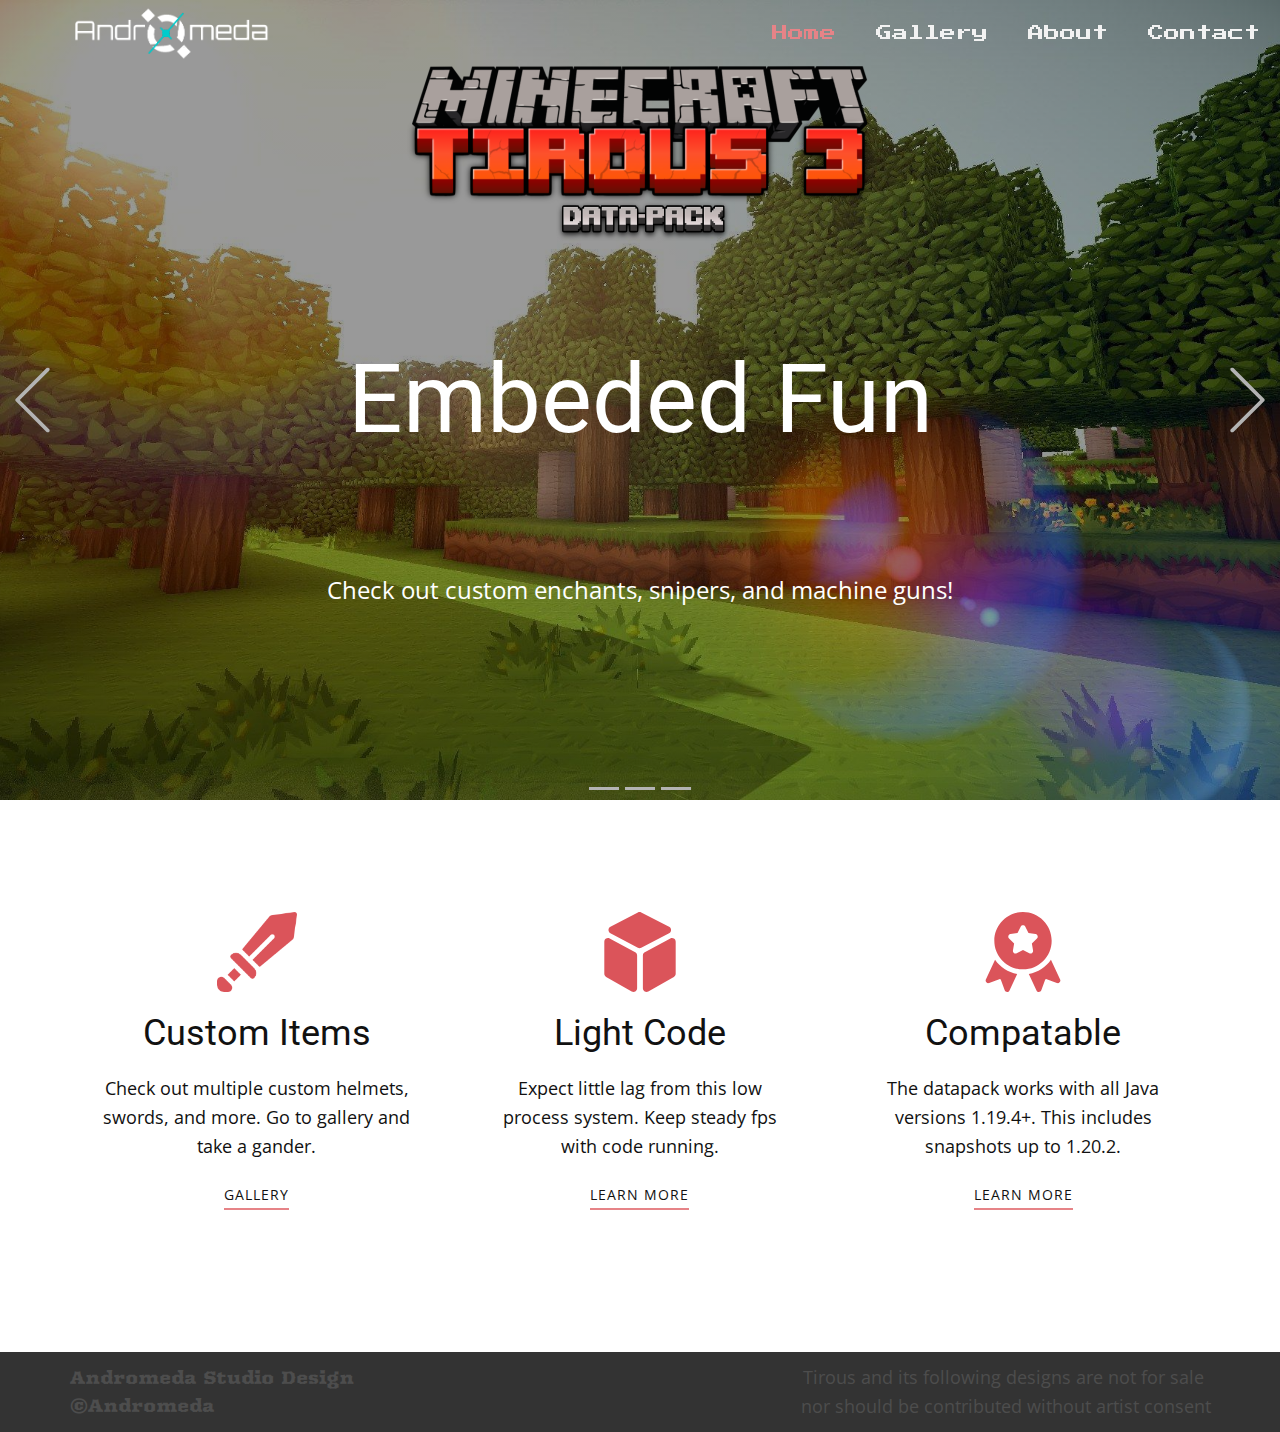
<file: index.html>
<!DOCTYPE html>
<html style="font-size: 16px;" lang="en"><head>
    <meta name="viewport" content="width=device-width, initial-scale=1.0">
    <meta charset="utf-8">
    <meta name="keywords" content="Swords, Guns, and More, Tailored Models">
    <meta name="description" content="">
    <title>Home</title>
    <link rel="stylesheet" href="nicepage.css" media="screen">
<link rel="stylesheet" href="Home.css" media="screen">
    <script class="u-script" type="text/javascript" src="jquery.js" defer=""></script>
    <script class="u-script" type="text/javascript" src="nicepage.js" defer=""></script>
    <meta name="generator" content="Nicepage 6.0.3, nicepage.com">
    <link id="u-theme-google-font" rel="stylesheet" href="https://fonts.googleapis.com/css?family=Roboto:100,100i,300,300i,400,400i,500,500i,700,700i,900,900i|Open+Sans:300,300i,400,400i,500,500i,600,600i,700,700i,800,800i">
    <link id="u-page-google-font" rel="stylesheet" href="https://fonts.googleapis.com/css?family=Press+Start+2P:400|Arbutus:400">
    
    
    
    
    <script type="application/ld+json">{
		"@context": "http://schema.org",
		"@type": "Organization",
		"name": "Site1",
		"logo": "images/AndromedaStudios1.png"
}</script>
    <meta name="theme-color" content="#478ac9">
    <meta property="og:title" content="Home">
    <meta property="og:type" content="website">
  <meta data-intl-tel-input-cdn-path="intlTelInput/"></head>
  <body data-home-page="Home.html" data-home-page-title="Home" data-path-to-root="./" data-include-products="false" class="u-body u-overlap u-overlap-transparent u-xl-mode" data-lang="en"><header class="u-clearfix u-grey-90 u-header u-sticky u-sticky-436d u-header" id="sec-9b9b"><a href="Home.html" class="u-image u-logo u-image-1" title="Home" data-image-width="921" data-image-height="247">
        <img src="images/AndromedaStudios1.png" class="u-logo-image u-logo-image-1">
      </a><nav class="u-menu u-menu-one-level u-offcanvas u-menu-1">
        <div class="menu-collapse u-custom-font" style="font-size: 1rem; letter-spacing: 0px; font-family: &quot;Press Start 2P&quot;;">
          <a class="u-button-style u-custom-left-right-menu-spacing u-custom-padding-bottom u-custom-text-active-color u-custom-text-color u-custom-text-hover-color u-custom-top-bottom-menu-spacing u-nav-link u-text-active-palette-1-base u-text-hover-palette-2-base" href="#">
            <svg class="u-svg-link" viewBox="0 0 24 24"><use xmlns:xlink="http://www.w3.org/1999/xlink" xlink:href="#menu-hamburger"></use></svg>
            <svg class="u-svg-content" version="1.1" id="menu-hamburger" viewBox="0 0 16 16" x="0px" y="0px" xmlns:xlink="http://www.w3.org/1999/xlink" xmlns="http://www.w3.org/2000/svg"><g><rect y="1" width="16" height="2"></rect><rect y="7" width="16" height="2"></rect><rect y="13" width="16" height="2"></rect>
</g></svg>
          </a>
        </div>
        <div class="u-custom-menu u-nav-container">
          <ul class="u-custom-font u-nav u-unstyled u-nav-1"><li class="u-nav-item"><a class="u-button-style u-nav-link u-text-active-palette-2-light-1 u-text-grey-5 u-text-hover-palette-2-base" href="Home.html" style="padding: 10px 20px;">Home</a>
</li><li class="u-nav-item"><a class="u-button-style u-nav-link u-text-active-palette-2-light-1 u-text-grey-5 u-text-hover-palette-2-base" href="Gallery.html" style="padding: 10px 20px;">Gallery</a>
</li><li class="u-nav-item"><a class="u-button-style u-nav-link u-text-active-palette-2-light-1 u-text-grey-5 u-text-hover-palette-2-base" href="About.html" style="padding: 10px 20px;">About</a>
</li><li class="u-nav-item"><a class="u-button-style u-nav-link u-text-active-palette-2-light-1 u-text-grey-5 u-text-hover-palette-2-base" href="Contact.html" style="padding: 10px 20px;">Contact</a>
</li></ul>
        </div>
        <div class="u-custom-menu u-nav-container-collapse">
          <div class="u-black u-container-style u-inner-container-layout u-opacity u-opacity-95 u-sidenav">
            <div class="u-inner-container-layout u-sidenav-overflow">
              <div class="u-menu-close"></div>
              <ul class="u-align-center u-nav u-popupmenu-items u-unstyled u-nav-2"><li class="u-nav-item"><a class="u-button-style u-nav-link" href="Home.html">Home</a>
</li><li class="u-nav-item"><a class="u-button-style u-nav-link" href="Gallery.html">Gallery</a>
</li><li class="u-nav-item"><a class="u-button-style u-nav-link" href="About.html">About</a>
</li><li class="u-nav-item"><a class="u-button-style u-nav-link" href="Contact.html">Contact</a>
</li></ul>
            </div>
          </div>
          <div class="u-black u-menu-overlay u-opacity u-opacity-70"></div>
        </div>
      </nav></header>
    <section class="u-carousel u-slide u-block-2276-1" id="carousel-7c8d" data-interval="5000" data-u-ride="carousel">
      <ol class="u-absolute-hcenter u-carousel-indicators u-block-2276-2">
        <li data-u-target="#carousel-7c8d" class="u-active u-grey-30" data-u-slide-to="0"></li>
        <li data-u-target="#carousel-7c8d" class="u-grey-30" data-u-slide-to="1"></li>
        <li data-u-target="#carousel-7c8d" class="u-grey-30" data-u-slide-to="2"></li>
      </ol>
      <div class="u-carousel-inner" role="listbox">
        <div class="skrollable u-active u-align-center u-carousel-item u-clearfix u-image u-shading u-section-1-1" src="" data-image-width="1920" data-image-height="1080">
          <div class="u-clearfix u-sheet u-sheet-1">
            <img class="u-image u-image-contain u-image-default u-image-1" src="images/logo.png" alt="" data-image-width="1024" data-image-height="600" data-animation-name="customAnimationIn" data-animation-duration="1000">
            <h1 class="u-text u-text-default u-title u-text-1">Embeded Fun</h1>
            <p class="u-large-text u-text u-text-variant u-text-2">Check out custom enchants, snipers, and machine guns!</p>
          </div>
        </div>
        <div class="u-align-center u-carousel-item u-clearfix u-image u-shading u-section-1-2" src="" data-image-width="1920" data-image-height="1080">
          <div class="u-clearfix u-sheet u-valign-top u-sheet-1">
            <img class="u-image u-image-contain u-image-default u-image-1" src="images/logo2.png" alt="" data-image-width="1024" data-image-height="600" data-animation-name="customAnimationIn" data-animation-duration="1000">
            <h1 class="u-text u-text-default u-title u-text-1">Tailored Models</h1>
            <p class="u-large-text u-text u-text-variant u-text-2">From Chicken Masks to custom Elytra. Visit the gallery to see more.</p>
          </div>
        </div>
        <div class="u-align-center u-carousel-item u-clearfix u-image u-shading u-section-1-3" src="" data-image-width="1920" data-image-height="1080">
          <div class="u-clearfix u-sheet u-sheet-1">
            <img class="u-image u-image-contain u-image-default u-image-1" src="images/logo3.png" alt="" data-image-width="1024" data-image-height="600" data-animation-name="customAnimationIn" data-animation-duration="1000">
            <h1 class="u-text u-text-default u-title u-text-1">The Pack of Past</h1>
            <p class="u-large-text u-text u-text-variant u-text-2">This pack contains the origional designs behind the Tirous 3 Resource Packs!</p>
          </div>
        </div>
      </div>
      <a class="u-absolute-vcenter u-carousel-control u-carousel-control-prev u-text-grey-30 u-block-2276-3" href="#carousel-7c8d" role="button" data-u-slide="prev">
        <span aria-hidden="true">
          <svg class="u-svg-link" viewBox="0 0 477.175 477.175"><path d="M145.188,238.575l215.5-215.5c5.3-5.3,5.3-13.8,0-19.1s-13.8-5.3-19.1,0l-225.1,225.1c-5.3,5.3-5.3,13.8,0,19.1l225.1,225
                    c2.6,2.6,6.1,4,9.5,4s6.9-1.3,9.5-4c5.3-5.3,5.3-13.8,0-19.1L145.188,238.575z"></path></svg>
        </span>
        <span class="sr-only">Previous</span>
      </a>
      <a class="u-absolute-vcenter u-carousel-control u-carousel-control-next u-text-grey-30 u-block-2276-4" href="#carousel-7c8d" role="button" data-u-slide="next">
        <span aria-hidden="true">
          <svg class="u-svg-link" viewBox="0 0 477.175 477.175"><path d="M360.731,229.075l-225.1-225.1c-5.3-5.3-13.8-5.3-19.1,0s-5.3,13.8,0,19.1l215.5,215.5l-215.5,215.5
                    c-5.3,5.3-5.3,13.8,0,19.1c2.6,2.6,6.1,4,9.5,4c3.4,0,6.9-1.3,9.5-4l225.1-225.1C365.931,242.875,365.931,234.275,360.731,229.075z"></path></svg>
        </span>
        <span class="sr-only">Next</span>
      </a>
    </section>
    <section class="u-align-center u-clearfix u-section-2" id="sec-a2b3">
      <div class="u-align-left u-clearfix u-sheet u-valign-middle u-sheet-1">
        <div class="u-expanded-width u-list u-list-1">
          <div class="u-repeater u-repeater-1">
            <div class="u-container-style u-list-item u-repeater-item">
              <div class="u-container-layout u-similar-container u-valign-top u-container-layout-1"><span class="u-file-icon u-icon u-icon-circle u-text-palette-2-base u-icon-1"><img src="images/842082-f2fed586.png" alt=""></span>
                <h3 class="u-align-center u-text u-text-default u-text-1">Custom Items</h3>
                <p class="u-align-center u-text u-text-2">Check out multiple custom helmets, swords, and more. Go to gallery and take a gander.</p>
                <a href="Gallery.html" class="u-active-none u-border-2 u-border-no-left u-border-no-right u-border-no-top u-border-palette-2-light-1 u-btn u-button-style u-hover-none u-none u-text-body-color u-btn-1">Gallery</a>
              </div>
            </div>
            <div class="u-align-center u-container-style u-list-item u-repeater-item">
              <div class="u-container-layout u-similar-container u-valign-top u-container-layout-2"><span class="u-icon u-icon-circle u-icon-2"><svg class="u-svg-link" preserveAspectRatio="xMidYMin slice" viewBox="0 0 511.846 511.846" style=""><use xmlns:xlink="http://www.w3.org/1999/xlink" xlink:href="#svg-2bb9"></use></svg><svg class="u-svg-content" viewBox="0 0 511.846 511.846" id="svg-2bb9"><g><path d="m225.336 258.021-163.44-88.824c-7.27-3.949-15.855-3.786-22.969.443-7.114 4.228-11.359 11.693-11.359 19.969v206.052c0 8.337 4.502 16.076 11.75 20.197l163.443 92.917c3.603 2.048 7.543 3.071 11.484 3.071 4.016 0 8.031-1.063 11.682-3.188 7.231-4.207 11.548-11.714 11.548-20.081v-210.143c0-8.521-4.65-16.343-12.139-20.413z"></path><path d="m454.621 115.6c-.011-8.7-4.817-16.591-12.54-20.594l-178.226-92.399c-6.748-3.5-14.791-3.474-21.514.065l-175.605 92.399c-7.646 4.025-12.402 11.892-12.413 20.533-.01 8.639 4.727 16.517 12.362 20.559l175.606 92.976c3.4 1.799 7.133 2.699 10.868 2.699 3.689 0 7.379-.878 10.745-2.635l178.23-92.974c7.714-4.024 12.499-11.929 12.487-20.629z"></path><path d="m472.919 169.64c-7.11-4.229-15.699-4.396-22.966-.444l-163.445 88.825c-7.487 4.07-12.137 11.891-12.137 20.412v210.143c0 8.367 4.317 15.874 11.548 20.081 3.651 2.125 7.665 3.187 11.682 3.187 3.94 0 7.882-1.023 11.484-3.07l163.444-92.917c7.248-4.121 11.749-11.86 11.749-20.197v-206.051c0-8.276-4.245-15.741-11.359-19.969z"></path>
</g></svg>
            
            
          </span>
                <h3 class="u-align-center u-text u-text-default u-text-3">Light Code</h3>
                <p class="u-align-center u-text u-text-4">Expect little lag from this low process system. Keep steady fps with code running.</p>
                <a href="About.html#sec-84e2" class="u-active-none u-border-2 u-border-no-left u-border-no-right u-border-no-top u-border-palette-2-light-1 u-btn u-button-style u-hover-none u-none u-text-body-color u-btn-2">Learn More</a>
              </div>
            </div>
            <div class="u-container-style u-list-item u-repeater-item">
              <div class="u-container-layout u-similar-container u-valign-top u-container-layout-3"><span class="u-icon u-icon-circle u-icon-3"><svg class="u-svg-link" preserveAspectRatio="xMidYMin slice" viewBox="0 0 512 512" style=""><use xmlns:xlink="http://www.w3.org/1999/xlink" xlink:href="#svg-a5cb"></use></svg><svg class="u-svg-content" viewBox="0 0 512 512" x="0px" y="0px" id="svg-a5cb" style="enable-background:new 0 0 512 512;"><g><g><path d="M493.563,431.87l-58.716-125.913c-32.421,47.207-83.042,80.822-141.639,91.015l49.152,105.401    c6.284,13.487,25.732,12.587,30.793-1.341l25.193-69.204l5.192-2.421l69.205,25.193    C486.63,459.696,499.839,445.304,493.563,431.87z"></path>
</g>
</g><g><g><path d="M256.001,0C154.815,0,72.485,82.325,72.485,183.516s82.331,183.516,183.516,183.516    c101.186,0,183.516-82.325,183.516-183.516S357.188,0,256.001,0z M345.295,170.032l-32.541,31.722l7.69,44.804    c2.351,13.679-12.062,23.956-24.211,17.585l-40.231-21.148l-40.231,21.147c-12.219,6.416-26.549-3.982-24.211-17.585l7.69-44.804    l-32.541-31.722c-9.89-9.642-4.401-26.473,9.245-28.456l44.977-6.533l20.116-40.753c6.087-12.376,23.819-12.387,29.913,0    l20.116,40.753l44.977,6.533C349.697,143.557,355.185,160.389,345.295,170.032z"></path>
</g>
</g><g><g><path d="M77.156,305.957L18.44,431.87c-6.305,13.497,7.023,27.81,20.821,22.727l69.204-25.193l5.192,2.421l25.193,69.205    c5.051,13.899,24.496,14.857,30.793,1.342l49.152-105.401C160.198,386.779,109.578,353.165,77.156,305.957z"></path>
</g>
</g></svg>
            
            
          </span>
                <h3 class="u-align-center u-text u-text-default u-text-5">Compatable</h3>
                <p class="u-align-center u-text u-text-6">The datapack works with all Java versions 1.19.4+. This includes snapshots up to 1.20.2.</p>
                <a href="About.html#sec-84e2" class="u-active-none u-border-2 u-border-no-left u-border-no-right u-border-no-top u-border-palette-2-light-1 u-btn u-button-style u-hover-none u-none u-text-body-color u-btn-3">learn more</a>
              </div>
            </div>
          </div>
        </div>
      </div>
    </section>
    
    
    
    <footer class="u-align-center u-clearfix u-footer u-grey-80 u-footer" id="sec-244f"><div class="u-clearfix u-sheet u-sheet-1">
        <p class="u-align-center u-text u-text-default u-text-grey-70 u-text-1">Tirous and its following designs are not for sale&nbsp;<br>nor should be contributed without artist consent
        </p>
        <p class="u-align-left u-custom-font u-text u-text-default u-text-grey-70 u-text-2">Andromeda Studio Design<br>©Andromeda
        </p>
      </div></footer>
   
  
</body></html>
</file>
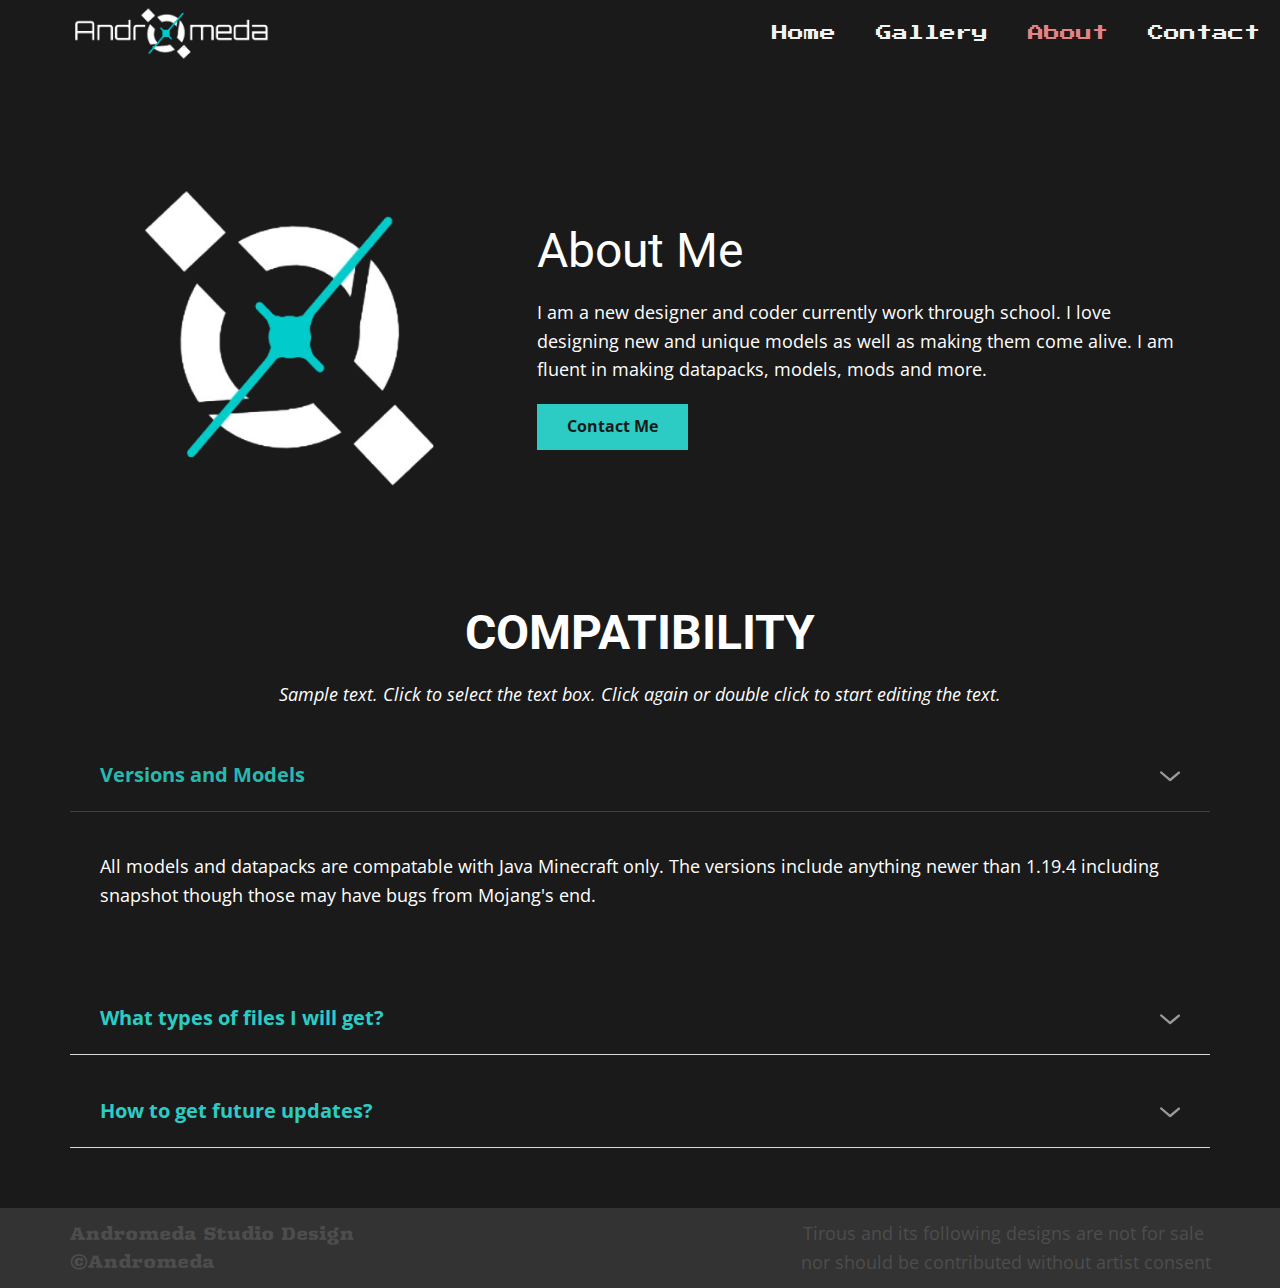
<file: About.html>
<!DOCTYPE html>
<html style="font-size: 16px;" lang="en"><head>
    <meta name="viewport" content="width=device-width, initial-scale=1.0">
    <meta charset="utf-8">
    <meta name="keywords" content="About Me">
    <meta name="description" content="">
    <title>About</title>
    <link rel="stylesheet" href="nicepage.css" media="screen">
<link rel="stylesheet" href="About.css" media="screen">
    <script class="u-script" type="text/javascript" src="jquery.js" defer=""></script>
    <script class="u-script" type="text/javascript" src="nicepage.js" defer=""></script>
    <meta name="generator" content="Nicepage 6.0.3, nicepage.com">
    <link id="u-theme-google-font" rel="stylesheet" href="https://fonts.googleapis.com/css?family=Roboto:100,100i,300,300i,400,400i,500,500i,700,700i,900,900i|Open+Sans:300,300i,400,400i,500,500i,600,600i,700,700i,800,800i">
    <link id="u-page-google-font" rel="stylesheet" href="https://fonts.googleapis.com/css?family=Press+Start+2P:400|Arbutus:400">
    
    
    
    
    <script type="application/ld+json">{
		"@context": "http://schema.org",
		"@type": "Organization",
		"name": "Site1",
		"logo": "images/AndromedaStudios1.png"
}</script>
    <meta name="theme-color" content="#478ac9">
    <meta property="og:title" content="About">
    <meta property="og:type" content="website">
  <meta data-intl-tel-input-cdn-path="intlTelInput/"></head>
  <body data-path-to-root="./" data-include-products="false" class="u-body u-xl-mode" data-lang="en"><header class="u-clearfix u-grey-90 u-header u-sticky u-sticky-436d u-header" id="sec-9b9b"><a href="Home.html" class="u-image u-logo u-image-1" title="Home" data-image-width="921" data-image-height="247">
        <img src="images/AndromedaStudios1.png" class="u-logo-image u-logo-image-1">
      </a><nav class="u-menu u-menu-one-level u-offcanvas u-menu-1">
        <div class="menu-collapse u-custom-font" style="font-size: 1rem; letter-spacing: 0px; font-family: &quot;Press Start 2P&quot;;">
          <a class="u-button-style u-custom-left-right-menu-spacing u-custom-padding-bottom u-custom-text-active-color u-custom-text-color u-custom-text-hover-color u-custom-top-bottom-menu-spacing u-nav-link u-text-active-palette-1-base u-text-hover-palette-2-base" href="#">
            <svg class="u-svg-link" viewBox="0 0 24 24"><use xmlns:xlink="http://www.w3.org/1999/xlink" xlink:href="#menu-hamburger"></use></svg>
            <svg class="u-svg-content" version="1.1" id="menu-hamburger" viewBox="0 0 16 16" x="0px" y="0px" xmlns:xlink="http://www.w3.org/1999/xlink" xmlns="http://www.w3.org/2000/svg"><g><rect y="1" width="16" height="2"></rect><rect y="7" width="16" height="2"></rect><rect y="13" width="16" height="2"></rect>
</g></svg>
          </a>
        </div>
        <div class="u-custom-menu u-nav-container">
          <ul class="u-custom-font u-nav u-unstyled u-nav-1"><li class="u-nav-item"><a class="u-button-style u-nav-link u-text-active-palette-2-light-1 u-text-grey-5 u-text-hover-palette-2-base" href="Home.html" style="padding: 10px 20px;">Home</a>
</li><li class="u-nav-item"><a class="u-button-style u-nav-link u-text-active-palette-2-light-1 u-text-grey-5 u-text-hover-palette-2-base" href="Gallery.html" style="padding: 10px 20px;">Gallery</a>
</li><li class="u-nav-item"><a class="u-button-style u-nav-link u-text-active-palette-2-light-1 u-text-grey-5 u-text-hover-palette-2-base" href="About.html" style="padding: 10px 20px;">About</a>
</li><li class="u-nav-item"><a class="u-button-style u-nav-link u-text-active-palette-2-light-1 u-text-grey-5 u-text-hover-palette-2-base" href="Contact.html" style="padding: 10px 20px;">Contact</a>
</li></ul>
        </div>
        <div class="u-custom-menu u-nav-container-collapse">
          <div class="u-black u-container-style u-inner-container-layout u-opacity u-opacity-95 u-sidenav">
            <div class="u-inner-container-layout u-sidenav-overflow">
              <div class="u-menu-close"></div>
              <ul class="u-align-center u-nav u-popupmenu-items u-unstyled u-nav-2"><li class="u-nav-item"><a class="u-button-style u-nav-link" href="Home.html">Home</a>
</li><li class="u-nav-item"><a class="u-button-style u-nav-link" href="Gallery.html">Gallery</a>
</li><li class="u-nav-item"><a class="u-button-style u-nav-link" href="About.html">About</a>
</li><li class="u-nav-item"><a class="u-button-style u-nav-link" href="Contact.html">Contact</a>
</li></ul>
            </div>
          </div>
          <div class="u-black u-menu-overlay u-opacity u-opacity-70"></div>
        </div>
      </nav></header>
    <section class="u-clearfix u-grey-90 u-section-1" id="sec-5b97">
      <div class="u-clearfix u-sheet u-sheet-1">
        <div class="data-layout-selected u-clearfix u-expanded-width u-gutter-0 u-layout-wrap u-layout-wrap-1">
          <div class="u-layout">
            <div class="u-layout-row">
              <div class="u-align-center u-container-style u-layout-cell u-left-cell u-size-23 u-layout-cell-1">
                <div class="u-container-layout u-valign-middle u-container-layout-1">
                  <img alt="" class="u-image u-image-default u-image-1" src="images/andro.png" data-image-width="354" data-image-height="360">
                </div>
              </div>
              <div class="u-align-left u-container-style u-layout-cell u-right-cell u-size-37 u-layout-cell-2">
                <div class="u-container-layout u-valign-middle-lg u-valign-middle-md u-valign-middle-sm u-valign-middle-xl u-valign-top-xs u-container-layout-2">
                  <h2 class="u-text u-text-default u-text-1">About Me</h2>
                  <p class="u-text u-text-2">I am a new designer and coder currently work through school. I love designing new and unique models as well as making them come alive. I am fluent in making datapacks, models, mods and more.</p>
                  <a href="Contact.html" class="u-border-none u-btn u-button-style u-hover-palette-4-dark-1 u-palette-4-base u-text-grey-90 u-btn-1">Contact Me</a>
                </div>
              </div>
            </div>
          </div>
        </div>
      </div>
    </section>
    <section class="u-align-center u-clearfix u-grey-90 u-section-2" id="sec-84e2">
      <div class="u-clearfix u-sheet u-valign-middle u-sheet-1">
        <h2 class="u-text u-text-default u-text-1">Compatibility</h2>
        <p class="u-text u-text-2">Sample text. Click to select the text box. Click again or double click to start editing the text.</p>
        <div class="u-accordion u-faq u-spacing-20 u-accordion-1">
          <div class="u-accordion-item">
            <a class="active u-accordion-link u-border-1 u-border-active-grey-75 u-border-grey-15 u-border-hover-grey-75 u-border-no-left u-border-no-right u-border-no-top u-button-style u-text-palette-4-base u-accordion-link-1" id="link-accordion-6327" aria-controls="accordion-6327" aria-selected="true">
              <span class="u-accordion-link-text">Versions and Models</span><span class="u-accordion-link-icon u-icon u-text-black u-icon-1"><svg class="u-svg-link" preserveAspectRatio="xMidYMin slice" viewBox="0 0 16 16" style=""><use xmlns:xlink="http://www.w3.org/1999/xlink" xlink:href="#svg-8021"></use></svg><svg class="u-svg-content" viewBox="0 0 16 16" x="0px" y="0px" id="svg-8021" style=""><path d="M8,10.7L1.6,5.3c-0.4-0.4-1-0.4-1.3,0c-0.4,0.4-0.4,0.9,0,1.3l7.2,6.1c0.1,0.1,0.4,0.2,0.6,0.2s0.4-0.1,0.6-0.2l7.1-6
	c0.4-0.4,0.4-0.9,0-1.3c-0.4-0.4-1-0.4-1.3,0L8,10.7z"></path></svg></span>
            </a>
            <div class="u-accordion-active u-accordion-pane u-container-style u-accordion-pane-1" id="accordion-6327" aria-labelledby="link-accordion-6327">
              <div class="u-container-layout u-container-layout-1">
                <div class="fr-view u-clearfix u-rich-text u-text">
                  <p>All models and datapacks are compatable with Java Minecraft only. The versions include anything newer than 1.19.4 including snapshot though those may have bugs from Mojang's end.</p>
                </div>
              </div>
            </div>
          </div>
          <div class="u-accordion-item">
            <a class="u-accordion-link u-border-1 u-border-active-grey-75 u-border-grey-15 u-border-hover-grey-75 u-border-no-left u-border-no-right u-border-no-top u-button-style u-text-palette-4-base u-accordion-link-2" id="link-accordion-4aab" aria-controls="accordion-4aab" aria-selected="false">
              <span class="u-accordion-link-text">What types of files I will get?</span><span class="u-accordion-link-icon u-icon u-text-black u-icon-2"><svg class="u-svg-link" preserveAspectRatio="xMidYMin slice" viewBox="0 0 16 16" style=""><use xmlns:xlink="http://www.w3.org/1999/xlink" xlink:href="#svg-3470"></use></svg><svg class="u-svg-content" viewBox="0 0 16 16" x="0px" y="0px" id="svg-3470" style=""><path d="M8,10.7L1.6,5.3c-0.4-0.4-1-0.4-1.3,0c-0.4,0.4-0.4,0.9,0,1.3l7.2,6.1c0.1,0.1,0.4,0.2,0.6,0.2s0.4-0.1,0.6-0.2l7.1-6
	c0.4-0.4,0.4-0.9,0-1.3c-0.4-0.4-1-0.4-1.3,0L8,10.7z"></path></svg></span>
            </a>
            <div class="u-accordion-pane u-container-style u-accordion-pane-2" id="accordion-4aab" aria-labelledby="link-accordion-4aab">
              <div class="u-container-layout u-container-layout-2">
                <div class="fr-view u-clearfix u-rich-text u-text">
                  <p>Tirous 3 currently has a data-pack, resource pack combo. Thought both are recogmended to be used together, they can be used seperatly and run just as smoothly with different data-packs or resource packs.</p>
                </div>
              </div>
            </div>
          </div>
          <div class="u-accordion-item">
            <a class="u-accordion-link u-border-1 u-border-active-grey-75 u-border-grey-15 u-border-hover-grey-75 u-border-no-left u-border-no-right u-border-no-top u-button-style u-text-palette-4-base u-accordion-link-3" id="link-accordion-eb1f" aria-controls="accordion-eb1f" aria-selected="false">
              <span class="u-accordion-link-text">How to get future updates?</span><span class="u-accordion-link-icon u-icon u-text-black u-icon-3"><svg class="u-svg-link" preserveAspectRatio="xMidYMin slice" viewBox="0 0 16 16" style=""><use xmlns:xlink="http://www.w3.org/1999/xlink" xlink:href="#svg-e07d"></use></svg><svg class="u-svg-content" viewBox="0 0 16 16" x="0px" y="0px" id="svg-e07d" style=""><path d="M8,10.7L1.6,5.3c-0.4-0.4-1-0.4-1.3,0c-0.4,0.4-0.4,0.9,0,1.3l7.2,6.1c0.1,0.1,0.4,0.2,0.6,0.2s0.4-0.1,0.6-0.2l7.1-6
	c0.4-0.4,0.4-0.9,0-1.3c-0.4-0.4-1-0.4-1.3,0L8,10.7z"></path></svg></span>
            </a>
            <div class="u-accordion-pane u-container-style u-accordion-pane-3" id="accordion-eb1f" aria-labelledby="link-accordion-eb1f">
              <div class="u-container-layout u-container-layout-3">
                <div class="fr-view u-clearfix u-rich-text u-text">
                  <p>Future versions will be announced here and can be downloaded by contacting me through the Contact tab or by emailing <a href="mailto:andromeda.resource@gmail.com">andromeda.resource@gmail.com</a>. If errors occur, please contact me to see them fixed in the next update.&nbsp;
                  </p>
                </div>
              </div>
            </div>
          </div>
        </div>
      </div>
    </section>
    
    
    
    <footer class="u-align-center u-clearfix u-footer u-grey-80 u-footer" id="sec-244f"><div class="u-clearfix u-sheet u-sheet-1">
        <p class="u-align-center u-text u-text-default u-text-grey-70 u-text-1">Tirous and its following designs are not for sale&nbsp;<br>nor should be contributed without artist consent
        </p>
        <p class="u-align-left u-custom-font u-text u-text-default u-text-grey-70 u-text-2">Andromeda Studio Design<br>©Andromeda
        </p>
      </div></footer>
    
  
</body></html>
</file>
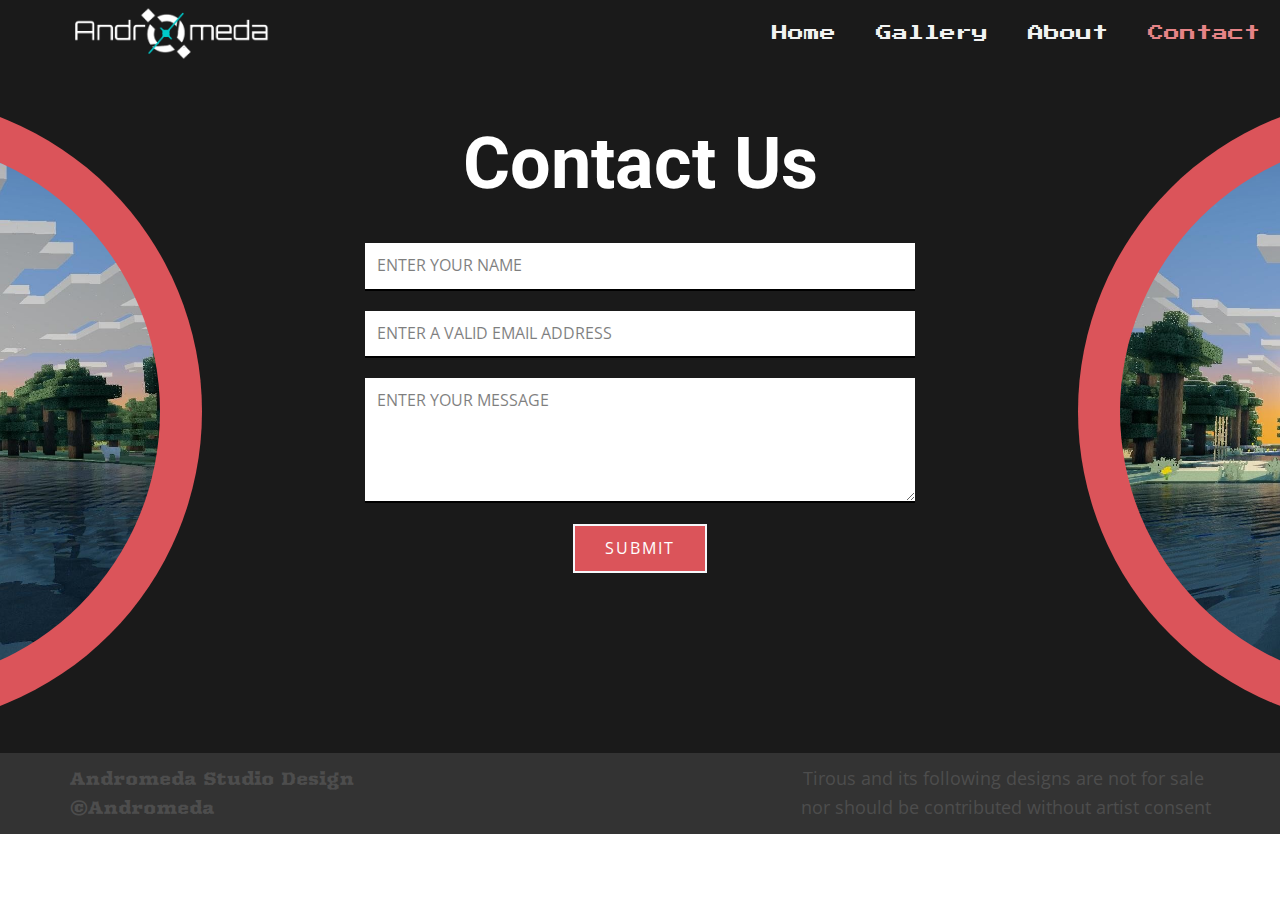
<file: Contact.html>
<!DOCTYPE html>
<html style="font-size: 16px;" lang="en"><head>
    <meta name="viewport" content="width=device-width, initial-scale=1.0">
    <meta charset="utf-8">
    <meta name="keywords" content="Contact Us">
    <meta name="description" content="">
    <title>Contact</title>
    <link rel="stylesheet" href="nicepage.css" media="screen">
<link rel="stylesheet" href="Contact.css" media="screen">
    <script class="u-script" type="text/javascript" src="jquery.js" defer=""></script>
    <script class="u-script" type="text/javascript" src="nicepage.js" defer=""></script>
    <meta name="generator" content="Nicepage 6.0.3, nicepage.com">
    <meta name="referrer" content="origin">
    <link id="u-theme-google-font" rel="stylesheet" href="https://fonts.googleapis.com/css?family=Roboto:100,100i,300,300i,400,400i,500,500i,700,700i,900,900i|Open+Sans:300,300i,400,400i,500,500i,600,600i,700,700i,800,800i">
    <link id="u-page-google-font" rel="stylesheet" href="https://fonts.googleapis.com/css?family=Press+Start+2P:400|Arbutus:400">
    
    
    
    <script type="application/ld+json">{
		"@context": "http://schema.org",
		"@type": "Organization",
		"name": "Site1",
		"logo": "images/AndromedaStudios1.png"
}</script>
    <meta name="theme-color" content="#478ac9">
    <meta property="og:title" content="Contact">
    <meta property="og:type" content="website">
  <meta data-intl-tel-input-cdn-path="intlTelInput/"></head>
  <body data-path-to-root="./" data-include-products="false" class="u-body u-xl-mode" data-lang="en"><header class="u-clearfix u-grey-90 u-header u-sticky u-sticky-436d u-header" id="sec-9b9b"><a href="Home.html" class="u-image u-logo u-image-1" title="Home" data-image-width="921" data-image-height="247">
        <img src="images/AndromedaStudios1.png" class="u-logo-image u-logo-image-1">
      </a><nav class="u-menu u-menu-one-level u-offcanvas u-menu-1">
        <div class="menu-collapse u-custom-font" style="font-size: 1rem; letter-spacing: 0px; font-family: &quot;Press Start 2P&quot;;">
          <a class="u-button-style u-custom-left-right-menu-spacing u-custom-padding-bottom u-custom-text-active-color u-custom-text-color u-custom-text-hover-color u-custom-top-bottom-menu-spacing u-nav-link u-text-active-palette-1-base u-text-hover-palette-2-base" href="#">
            <svg class="u-svg-link" viewBox="0 0 24 24"><use xmlns:xlink="http://www.w3.org/1999/xlink" xlink:href="#menu-hamburger"></use></svg>
            <svg class="u-svg-content" version="1.1" id="menu-hamburger" viewBox="0 0 16 16" x="0px" y="0px" xmlns:xlink="http://www.w3.org/1999/xlink" xmlns="http://www.w3.org/2000/svg"><g><rect y="1" width="16" height="2"></rect><rect y="7" width="16" height="2"></rect><rect y="13" width="16" height="2"></rect>
</g></svg>
          </a>
        </div>
        <div class="u-custom-menu u-nav-container">
          <ul class="u-custom-font u-nav u-unstyled u-nav-1"><li class="u-nav-item"><a class="u-button-style u-nav-link u-text-active-palette-2-light-1 u-text-grey-5 u-text-hover-palette-2-base" href="Home.html" style="padding: 10px 20px;">Home</a>
</li><li class="u-nav-item"><a class="u-button-style u-nav-link u-text-active-palette-2-light-1 u-text-grey-5 u-text-hover-palette-2-base" href="Gallery.html" style="padding: 10px 20px;">Gallery</a>
</li><li class="u-nav-item"><a class="u-button-style u-nav-link u-text-active-palette-2-light-1 u-text-grey-5 u-text-hover-palette-2-base" href="About.html" style="padding: 10px 20px;">About</a>
</li><li class="u-nav-item"><a class="u-button-style u-nav-link u-text-active-palette-2-light-1 u-text-grey-5 u-text-hover-palette-2-base" href="Contact.html" style="padding: 10px 20px;">Contact</a>
</li></ul>
        </div>
        <div class="u-custom-menu u-nav-container-collapse">
          <div class="u-black u-container-style u-inner-container-layout u-opacity u-opacity-95 u-sidenav">
            <div class="u-inner-container-layout u-sidenav-overflow">
              <div class="u-menu-close"></div>
              <ul class="u-align-center u-nav u-popupmenu-items u-unstyled u-nav-2"><li class="u-nav-item"><a class="u-button-style u-nav-link" href="Home.html">Home</a>
</li><li class="u-nav-item"><a class="u-button-style u-nav-link" href="Gallery.html">Gallery</a>
</li><li class="u-nav-item"><a class="u-button-style u-nav-link" href="About.html">About</a>
</li><li class="u-nav-item"><a class="u-button-style u-nav-link" href="Contact.html">Contact</a>
</li></ul>
            </div>
          </div>
          <div class="u-black u-menu-overlay u-opacity u-opacity-70"></div>
        </div>
      </nav></header>
    <section class="u-align-center u-clearfix u-grey-90 u-section-1" id="sec-0132">
      <div class="u-clearfix u-sheet u-valign-middle u-sheet-1">
        <h1 class="u-text u-text-default u-text-1">Contact Us</h1>
        <div class="u-form u-form-1">
          <form action="https://forms.nicepagesrv.com/v2/form/process" class="u-clearfix u-form-spacing-20 u-form-vertical u-inner-form" style="padding: 10px" source="email" name="form">
            <div class="u-form-group u-form-name u-label-none">
              <label for="name-3b9a" class="u-label">Name</label>
              <input type="text" placeholder="Enter your Name" id="name-3b9a" name="name" class="u-border-2 u-border-black u-border-no-left u-border-no-right u-border-no-top u-input u-input-rectangle u-input-1" required="">
            </div>
            <div class="u-form-email u-form-group u-label-none">
              <label for="email-3b9a" class="u-label">Email</label>
              <input type="email" placeholder="Enter a valid email address" id="email-3b9a" name="email" class="u-border-2 u-border-black u-border-no-left u-border-no-right u-border-no-top u-input u-input-rectangle u-input-2" required="">
            </div>
            <div class="u-form-group u-form-message u-label-none">
              <label for="message-3b9a" class="u-label">Message</label>
              <textarea placeholder="Enter your message" rows="4" cols="50" id="message-3b9a" name="message" class="u-border-2 u-border-black u-border-no-left u-border-no-right u-border-no-top u-input u-input-rectangle u-input-3" required=""></textarea>
            </div>
            <div class="u-align-center u-form-group u-form-submit">
              <a href="#" class="u-border-2 u-border-active-grey-30 u-border-hover-palette-5-light-1 u-border-palette-5-light-3 u-btn u-btn-rectangle u-btn-submit u-button-style u-hover-palette-2-dark-1 u-palette-2-base u-btn-1">Submit</a>
              <input type="submit" value="submit" class="u-form-control-hidden">
            </div>
            <div class="u-form-send-message u-form-send-success"> Thank you! Your message has been sent. </div>
            <div class="u-form-send-error u-form-send-message"> Unable to send your message. Please fix errors then try again. </div>
            <input type="hidden" value="" name="recaptchaResponse">
            <input type="hidden" name="formServices" value="a1cbd4d9-e70e-0c44-749e-014d1d930bb8">
          </form>
        </div>
        <div class="u-palette-2-base u-preserve-proportions u-shape u-shape-circle u-shape-1"></div>
        <div class="u-palette-2-base u-preserve-proportions u-shape u-shape-circle u-shape-2"></div>
        <div class="u-image u-image-circle u-image-1" alt="" data-image-width="1920" data-image-height="1080"></div>
        <div class="u-image u-image-circle u-image-2" alt="" data-image-width="1920" data-image-height="1080"></div>
      </div>
    </section>
    
    
    
    <footer class="u-align-center u-clearfix u-footer u-grey-80 u-footer" id="sec-244f"><div class="u-clearfix u-sheet u-sheet-1">
        <p class="u-align-center u-text u-text-default u-text-grey-70 u-text-1">Tirous and its following designs are not for sale&nbsp;<br>nor should be contributed without artist consent
        </p>
        <p class="u-align-left u-custom-font u-text u-text-default u-text-grey-70 u-text-2">Andromeda Studio Design<br>©Andromeda
        </p>
      </div></footer>
    
  
</body></html>
</file>
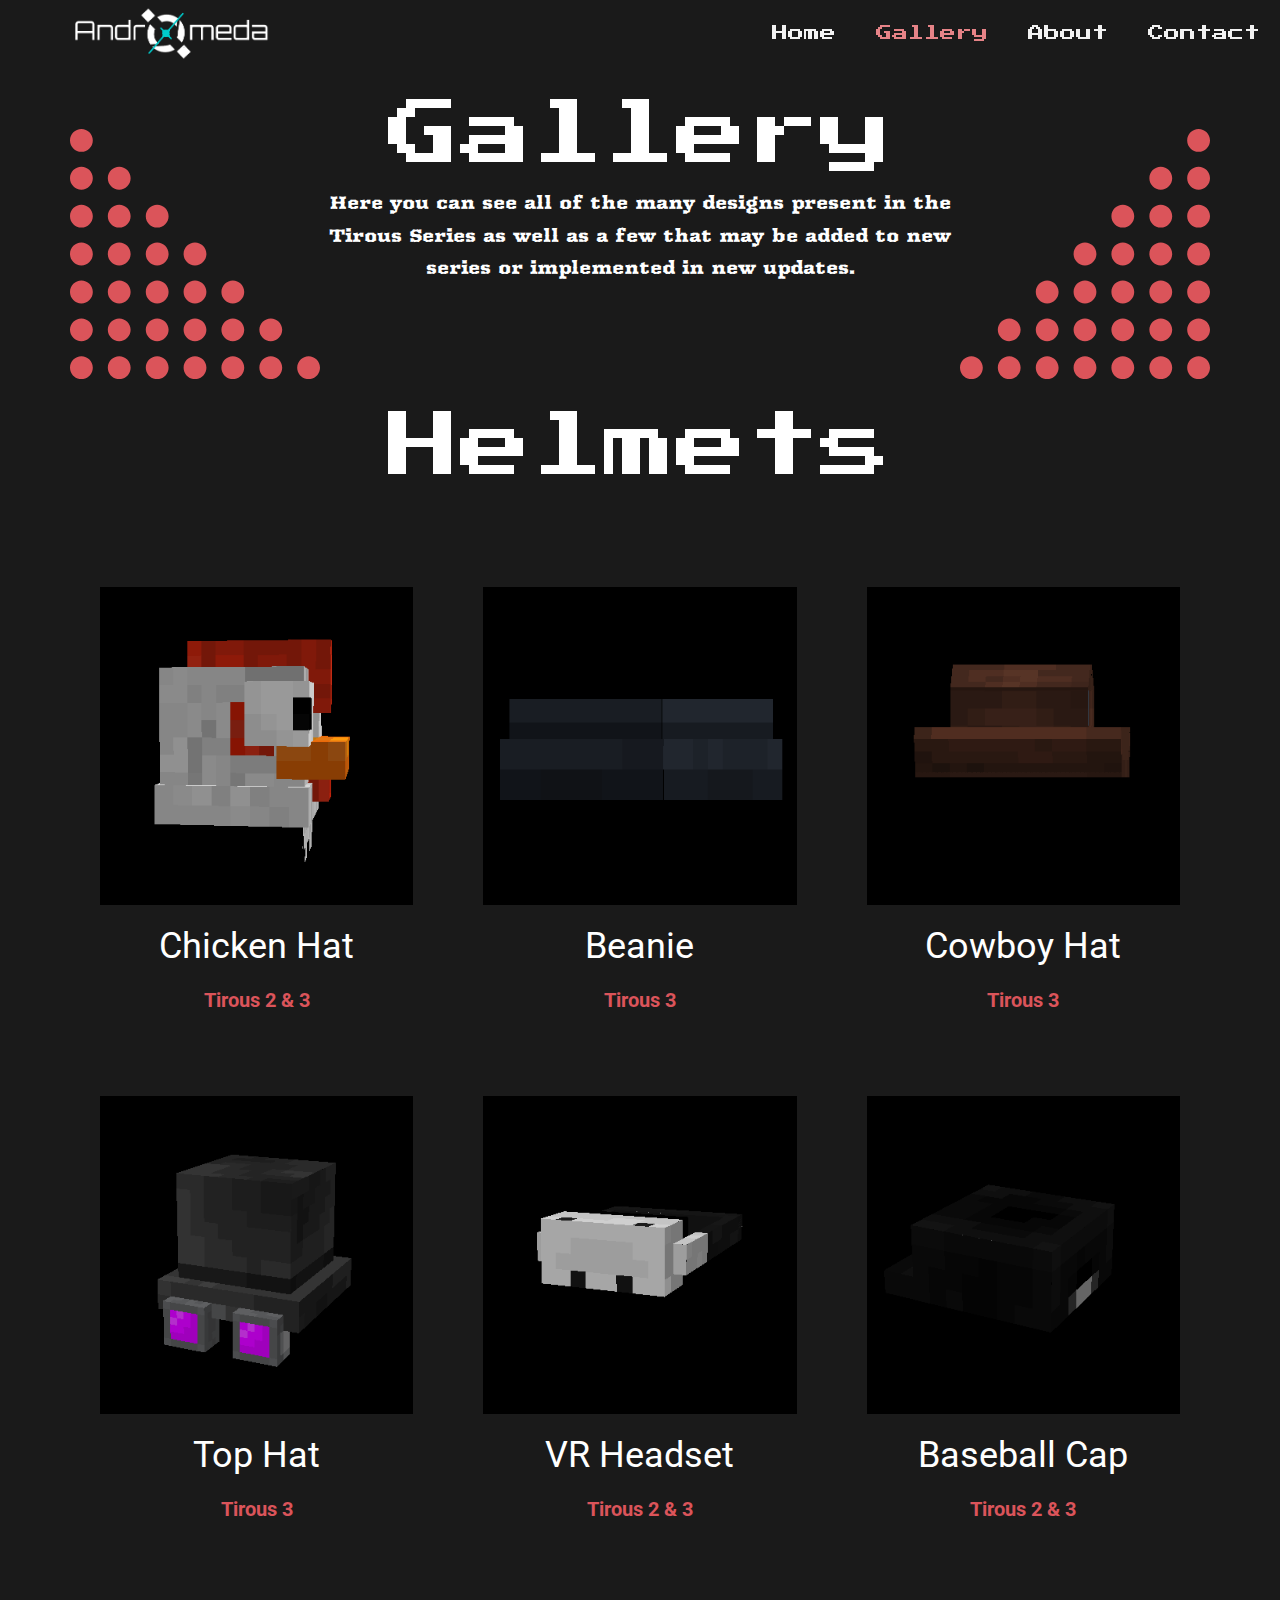
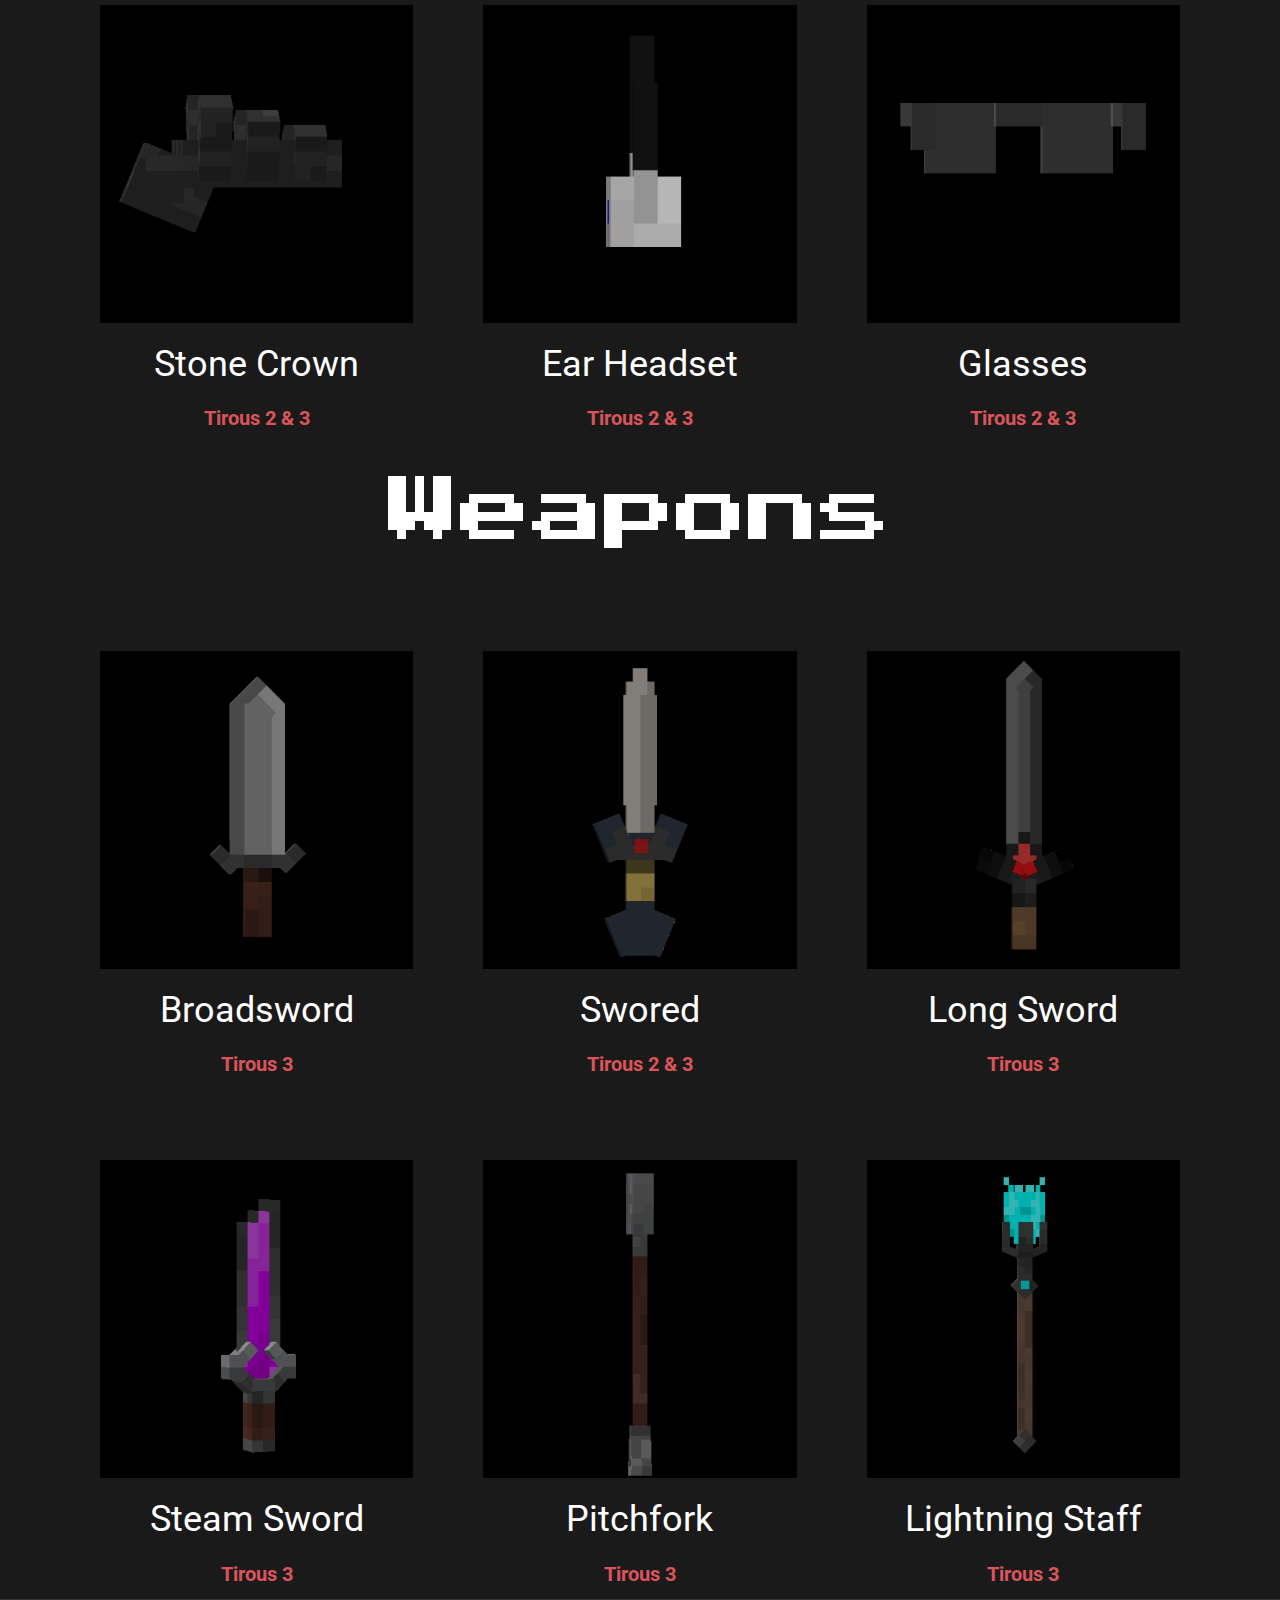
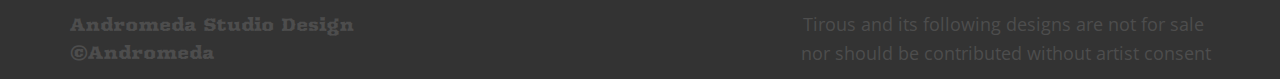
<file: Gallery.html>
<!DOCTYPE html>
<html style="font-size: 16px;" lang="en"><head>
    <meta name="viewport" content="width=device-width, initial-scale=1.0">
    <meta charset="utf-8">
    <meta name="keywords" content="INTUITIVE">
    <meta name="description" content="">
    <title>Gallery</title>
    <link rel="stylesheet" href="nicepage.css" media="screen">
<link rel="stylesheet" href="Gallery.css" media="screen">
    <script class="u-script" type="text/javascript" src="jquery.js" defer=""></script>
    <script class="u-script" type="text/javascript" src="nicepage.js" defer=""></script>
    <meta name="generator" content="Nicepage 6.0.3, nicepage.com">
    <link id="u-theme-google-font" rel="stylesheet" href="https://fonts.googleapis.com/css?family=Roboto:100,100i,300,300i,400,400i,500,500i,700,700i,900,900i|Open+Sans:300,300i,400,400i,500,500i,600,600i,700,700i,800,800i">
    <link id="u-page-google-font" rel="stylesheet" href="https://fonts.googleapis.com/css?family=Press+Start+2P:400|Arbutus:400">
    
    
    
    
    
    
    
    
    
    
    <script type="application/ld+json">{
		"@context": "http://schema.org",
		"@type": "Organization",
		"name": "Site1",
		"logo": "images/AndromedaStudios1.png"
}</script>
    <meta name="theme-color" content="#478ac9">
    <meta property="og:title" content="Gallery">
    <meta property="og:type" content="website">
  <meta data-intl-tel-input-cdn-path="intlTelInput/"></head>
  <body data-path-to-root="./" data-include-products="false" class="u-body u-overlap u-overlap-transparent u-xl-mode" data-lang="en"><header class="u-clearfix u-grey-90 u-header u-sticky u-sticky-436d u-header" id="sec-9b9b"><a href="Home.html" class="u-image u-logo u-image-1" title="Home" data-image-width="921" data-image-height="247">
        <img src="images/AndromedaStudios1.png" class="u-logo-image u-logo-image-1">
      </a><nav class="u-menu u-menu-one-level u-offcanvas u-menu-1">
        <div class="menu-collapse u-custom-font" style="font-size: 1rem; letter-spacing: 0px; font-family: &quot;Press Start 2P&quot;;">
          <a class="u-button-style u-custom-left-right-menu-spacing u-custom-padding-bottom u-custom-text-active-color u-custom-text-color u-custom-text-hover-color u-custom-top-bottom-menu-spacing u-nav-link u-text-active-palette-1-base u-text-hover-palette-2-base" href="#">
            <svg class="u-svg-link" viewBox="0 0 24 24"><use xmlns:xlink="http://www.w3.org/1999/xlink" xlink:href="#menu-hamburger"></use></svg>
            <svg class="u-svg-content" version="1.1" id="menu-hamburger" viewBox="0 0 16 16" x="0px" y="0px" xmlns:xlink="http://www.w3.org/1999/xlink" xmlns="http://www.w3.org/2000/svg"><g><rect y="1" width="16" height="2"></rect><rect y="7" width="16" height="2"></rect><rect y="13" width="16" height="2"></rect>
</g></svg>
          </a>
        </div>
        <div class="u-custom-menu u-nav-container">
          <ul class="u-custom-font u-nav u-unstyled u-nav-1"><li class="u-nav-item"><a class="u-button-style u-nav-link u-text-active-palette-2-light-1 u-text-grey-5 u-text-hover-palette-2-base" href="Home.html" style="padding: 10px 20px;">Home</a>
</li><li class="u-nav-item"><a class="u-button-style u-nav-link u-text-active-palette-2-light-1 u-text-grey-5 u-text-hover-palette-2-base" href="Gallery.html" style="padding: 10px 20px;">Gallery</a>
</li><li class="u-nav-item"><a class="u-button-style u-nav-link u-text-active-palette-2-light-1 u-text-grey-5 u-text-hover-palette-2-base" href="About.html" style="padding: 10px 20px;">About</a>
</li><li class="u-nav-item"><a class="u-button-style u-nav-link u-text-active-palette-2-light-1 u-text-grey-5 u-text-hover-palette-2-base" href="Contact.html" style="padding: 10px 20px;">Contact</a>
</li></ul>
        </div>
        <div class="u-custom-menu u-nav-container-collapse">
          <div class="u-black u-container-style u-inner-container-layout u-opacity u-opacity-95 u-sidenav">
            <div class="u-inner-container-layout u-sidenav-overflow">
              <div class="u-menu-close"></div>
              <ul class="u-align-center u-nav u-popupmenu-items u-unstyled u-nav-2"><li class="u-nav-item"><a class="u-button-style u-nav-link" href="Home.html">Home</a>
</li><li class="u-nav-item"><a class="u-button-style u-nav-link" href="Gallery.html">Gallery</a>
</li><li class="u-nav-item"><a class="u-button-style u-nav-link" href="About.html">About</a>
</li><li class="u-nav-item"><a class="u-button-style u-nav-link" href="Contact.html">Contact</a>
</li></ul>
            </div>
          </div>
          <div class="u-black u-menu-overlay u-opacity u-opacity-70"></div>
        </div>
      </nav></header>
    <section class="u-align-center u-clearfix u-grey-90 u-section-1" id="sec-51ea">
      <div class="u-clearfix u-sheet u-sheet-1">
        <h1 class="u-align-center u-custom-font u-text u-text-default u-text-1">Gallery</h1>
        <p class="u-custom-font u-text u-text-2">Here you can see all of the many designs present in the Tirous Series as well as a few that may be added to new series or implemented in new updates.</p>
        <div class="u-shape u-shape-svg u-text-palette-2-base u-shape-1">
          <svg class="u-svg-link" preserveAspectRatio="none" viewBox="0 0 160 160" style=""><use xmlns:xlink="http://www.w3.org/1999/xlink" xlink:href="#svg-3a3a"></use></svg>
          <svg class="u-svg-content" viewBox="0 0 160 160" x="0px" y="0px" id="svg-3a3a"><path d="M152.7,0c-4,0-7.3,3.3-7.3,7.3s3.3,7.3,7.3,7.3c4,0,7.3-3.3,7.3-7.3S156.7,0,152.7,0z M128.5,24.2c-4,0-7.3,3.3-7.3,7.3
	s3.3,7.3,7.3,7.3c4,0,7.3-3.3,7.3-7.3S132.5,24.2,128.5,24.2z M152.7,24.2c-4,0-7.3,3.3-7.3,7.3s3.3,7.3,7.3,7.3
	c4,0,7.3-3.3,7.3-7.3S156.7,24.2,152.7,24.2z M104.2,48.5c-4,0-7.3,3.3-7.3,7.3s3.3,7.3,7.3,7.3c4,0,7.3-3.3,7.3-7.3
	S108.2,48.5,104.2,48.5z M128.5,48.5c-4,0-7.3,3.3-7.3,7.3s3.3,7.3,7.3,7.3c4,0,7.3-3.3,7.3-7.3S132.5,48.5,128.5,48.5z M152.7,48.5
	c-4,0-7.3,3.3-7.3,7.3s3.3,7.3,7.3,7.3c4,0,7.3-3.3,7.3-7.3S156.7,48.5,152.7,48.5z M80,72.7c-4,0-7.3,3.3-7.3,7.3s3.3,7.3,7.3,7.3
	s7.3-3.3,7.3-7.3S84,72.7,80,72.7z M104.2,72.7c-4,0-7.3,3.3-7.3,7.3s3.3,7.3,7.3,7.3c4,0,7.3-3.3,7.3-7.3S108.2,72.7,104.2,72.7z
	 M128.5,72.7c-4,0-7.3,3.3-7.3,7.3s3.3,7.3,7.3,7.3c4,0,7.3-3.3,7.3-7.3S132.5,72.7,128.5,72.7z M152.7,72.7c-4,0-7.3,3.3-7.3,7.3
	s3.3,7.3,7.3,7.3c4,0,7.3-3.3,7.3-7.3S156.7,72.7,152.7,72.7z M55.8,97c-4,0-7.3,3.3-7.3,7.3c0,4,3.3,7.3,7.3,7.3s7.3-3.3,7.3-7.3
	C63,100.3,59.7,97,55.8,97z M80,97c-4,0-7.3,3.3-7.3,7.3c0,4,3.3,7.3,7.3,7.3s7.3-3.3,7.3-7.3C87.3,100.3,84,97,80,97z M104.2,97
	c-4,0-7.3,3.3-7.3,7.3c0,4,3.3,7.3,7.3,7.3c4,0,7.3-3.3,7.3-7.3C111.5,100.3,108.2,97,104.2,97z M128.5,97c-4,0-7.3,3.3-7.3,7.3
	c0,4,3.3,7.3,7.3,7.3c4,0,7.3-3.3,7.3-7.3C135.8,100.3,132.5,97,128.5,97z M152.7,97c-4,0-7.3,3.3-7.3,7.3c0,4,3.3,7.3,7.3,7.3
	c4,0,7.3-3.3,7.3-7.3C160,100.3,156.7,97,152.7,97z M31.5,121.2c-4,0-7.3,3.3-7.3,7.3c0,4,3.3,7.3,7.3,7.3s7.3-3.3,7.3-7.3
	C38.8,124.5,35.5,121.2,31.5,121.2z M55.8,121.2c-4,0-7.3,3.3-7.3,7.3c0,4,3.3,7.3,7.3,7.3s7.3-3.3,7.3-7.3
	C63,124.5,59.7,121.2,55.8,121.2z M80,121.2c-4,0-7.3,3.3-7.3,7.3c0,4,3.3,7.3,7.3,7.3s7.3-3.3,7.3-7.3
	C87.3,124.5,84,121.2,80,121.2z M104.2,121.2c-4,0-7.3,3.3-7.3,7.3c0,4,3.3,7.3,7.3,7.3c4,0,7.3-3.3,7.3-7.3
	C111.5,124.5,108.2,121.2,104.2,121.2z M128.5,121.2c-4,0-7.3,3.3-7.3,7.3c0,4,3.3,7.3,7.3,7.3c4,0,7.3-3.3,7.3-7.3
	C135.8,124.5,132.5,121.2,128.5,121.2z M152.7,121.2c-4,0-7.3,3.3-7.3,7.3c0,4,3.3,7.3,7.3,7.3c4,0,7.3-3.3,7.3-7.3
	C160,124.5,156.7,121.2,152.7,121.2z M7.3,145.5c-4,0-7.3,3.3-7.3,7.3c0,4,3.3,7.3,7.3,7.3s7.3-3.3,7.3-7.3
	C14.5,148.8,11.2,145.5,7.3,145.5z M31.5,145.5c-4,0-7.3,3.3-7.3,7.3c0,4,3.3,7.3,7.3,7.3s7.3-3.3,7.3-7.3
	C38.8,148.8,35.5,145.5,31.5,145.5z M55.8,145.5c-4,0-7.3,3.3-7.3,7.3c0,4,3.3,7.3,7.3,7.3s7.3-3.3,7.3-7.3
	C63,148.8,59.7,145.5,55.8,145.5z M80,145.5c-4,0-7.3,3.3-7.3,7.3c0,4,3.3,7.3,7.3,7.3s7.3-3.3,7.3-7.3
	C87.3,148.8,84,145.5,80,145.5z M104.2,145.5c-4,0-7.3,3.3-7.3,7.3c0,4,3.3,7.3,7.3,7.3c4,0,7.3-3.3,7.3-7.3
	C111.5,148.8,108.2,145.5,104.2,145.5z M128.5,145.5c-4,0-7.3,3.3-7.3,7.3c0,4,3.3,7.3,7.3,7.3c4,0,7.3-3.3,7.3-7.3
	C135.8,148.8,132.5,145.5,128.5,145.5z M152.7,145.5c-4,0-7.3,3.3-7.3,7.3c0,4,3.3,7.3,7.3,7.3c4,0,7.3-3.3,7.3-7.3
	C160,148.8,156.7,145.5,152.7,145.5z"></path></svg>
        </div>
        <div class="u-shape u-shape-svg u-text-palette-2-base u-shape-2">
          <svg class="u-svg-link" preserveAspectRatio="none" viewBox="0 0 160 160" style=""><use xmlns:xlink="http://www.w3.org/1999/xlink" xlink:href="#svg-7d8a"></use></svg>
          <svg class="u-svg-content" viewBox="0 0 160 160" x="0px" y="0px" id="svg-7d8a"><path d="M0,7.3c0,4,3.3,7.3,7.3,7.3s7.3-3.3,7.3-7.3S11.3,0,7.3,0S0,3.3,0,7.3z M24.2,31.5c0,4,3.3,7.3,7.3,7.3s7.3-3.3,7.3-7.3
	s-3.3-7.3-7.3-7.3S24.2,27.5,24.2,31.5z M0,31.5c0,4,3.3,7.3,7.3,7.3s7.3-3.3,7.3-7.3s-3.3-7.3-7.3-7.3S0,27.5,0,31.5z M48.5,55.8
	c0,4,3.3,7.3,7.3,7.3s7.3-3.3,7.3-7.3s-3.3-7.3-7.3-7.3S48.5,51.8,48.5,55.8z M24.2,55.8c0,4,3.3,7.3,7.3,7.3s7.3-3.3,7.3-7.3
	s-3.3-7.3-7.3-7.3S24.2,51.8,24.2,55.8z M0,55.8c0,4,3.3,7.3,7.3,7.3s7.3-3.3,7.3-7.3s-3.3-7.3-7.3-7.3S0,51.8,0,55.8z M72.7,80
	c0,4,3.3,7.3,7.3,7.3s7.3-3.3,7.3-7.3S84,72.7,80,72.7S72.7,76,72.7,80z M48.5,80c0,4,3.3,7.3,7.3,7.3s7.3-3.3,7.3-7.3
	s-3.3-7.3-7.3-7.3S48.5,76,48.5,80z M24.2,80c0,4,3.3,7.3,7.3,7.3s7.3-3.3,7.3-7.3s-3.3-7.3-7.3-7.3S24.2,76,24.2,80z M0,80
	c0,4,3.3,7.3,7.3,7.3s7.3-3.3,7.3-7.3s-3.3-7.3-7.3-7.3S0,76,0,80z M96.9,104.3c0,4,3.3,7.3,7.3,7.3s7.3-3.3,7.3-7.3
	s-3.3-7.3-7.3-7.3C100.3,97,97,100.3,96.9,104.3z M72.7,104.3c0,4,3.3,7.3,7.3,7.3s7.3-3.3,7.3-7.3S84,97,80,97
	S72.7,100.3,72.7,104.3z M48.5,104.3c0,4,3.3,7.3,7.3,7.3s7.3-3.3,7.3-7.3S59.8,97,55.8,97S48.5,100.3,48.5,104.3z M24.2,104.3
	c0,4,3.3,7.3,7.3,7.3s7.3-3.3,7.3-7.3S35.5,97,31.5,97S24.2,100.3,24.2,104.3z M0,104.3c0,4,3.3,7.3,7.3,7.3s7.3-3.3,7.3-7.3
	S11.3,97,7.3,97S0,100.3,0,104.3z M121.2,128.5c0,4,3.3,7.3,7.3,7.3s7.3-3.3,7.3-7.3s-3.3-7.3-7.3-7.3S121.2,124.5,121.2,128.5z
	 M96.9,128.5c0,4,3.3,7.3,7.3,7.3s7.3-3.3,7.3-7.3s-3.3-7.3-7.3-7.3C100.3,121.2,97,124.5,96.9,128.5z M72.7,128.5
	c0,4,3.3,7.3,7.3,7.3s7.3-3.3,7.3-7.3s-3.3-7.3-7.3-7.3S72.7,124.5,72.7,128.5z M48.5,128.5c0,4,3.3,7.3,7.3,7.3s7.3-3.3,7.3-7.3
	s-3.3-7.3-7.3-7.3S48.5,124.5,48.5,128.5z M24.2,128.5c0,4,3.3,7.3,7.3,7.3s7.3-3.3,7.3-7.3s-3.3-7.3-7.3-7.3S24.2,124.5,24.2,128.5
	z M0,128.5c0,4,3.3,7.3,7.3,7.3s7.3-3.3,7.3-7.3s-3.3-7.3-7.3-7.3S0,124.5,0,128.5z M145.4,152.8c0,4,3.3,7.3,7.3,7.3
	s7.3-3.3,7.3-7.3s-3.3-7.3-7.3-7.3C148.8,145.5,145.5,148.8,145.4,152.8z M121.2,152.8c0,4,3.3,7.3,7.3,7.3s7.3-3.3,7.3-7.3
	s-3.3-7.3-7.3-7.3S121.2,148.8,121.2,152.8z M96.9,152.8c0,4,3.3,7.3,7.3,7.3s7.3-3.3,7.3-7.3s-3.3-7.3-7.3-7.3
	C100.3,145.5,97,148.8,96.9,152.8z M72.7,152.8c0,4,3.3,7.3,7.3,7.3s7.3-3.3,7.3-7.3s-3.3-7.3-7.3-7.3S72.7,148.8,72.7,152.8z
	 M48.5,152.8c0,4,3.3,7.3,7.3,7.3s7.3-3.3,7.3-7.3s-3.3-7.3-7.3-7.3S48.5,148.8,48.5,152.8z M24.2,152.8c0,4,3.3,7.3,7.3,7.3
	s7.3-3.3,7.3-7.3s-3.3-7.3-7.3-7.3S24.2,148.8,24.2,152.8z M0,152.8c0,4,3.3,7.3,7.3,7.3s7.3-3.3,7.3-7.3s-3.3-7.3-7.3-7.3
	S0,148.8,0,152.8z"></path></svg>
        </div>
      </div>
    </section>
    <section class="u-align-center u-clearfix u-grey-90 u-section-2" id="sec-9b0d">
      <div class="u-clearfix u-sheet u-valign-middle u-sheet-1">
        <h1 class="u-align-center u-custom-font u-text u-text-default u-text-1">Helmets</h1>
      </div>
    </section>
    <section class="u-clearfix u-grey-90 u-section-3" id="sec-07eb">
      <div class="u-clearfix u-sheet u-sheet-1">
        <div class="u-expanded-width u-list u-list-1">
          <div class="u-repeater u-repeater-1">
            <div class="u-align-center u-container-style u-list-item u-repeater-item">
              <div class="u-container-layout u-similar-container u-container-layout-1">
                <img alt="" class="u-expanded-width u-image u-image-default u-image-1" data-image-width="403" data-image-height="406" src="images/chicken_hat.gif">
                <h3 class="u-text u-text-default u-text-1">Chicken Hat</h3>
                <h5 class="u-align-center u-text u-text-palette-2-base u-text-2">Tirous 2 &amp; 3</h5>
              </div>
            </div>
            <div class="u-align-center u-container-style u-list-item u-repeater-item">
              <div class="u-container-layout u-similar-container u-container-layout-2">
                <img alt="" class="u-expanded-width u-image u-image-default u-image-2" data-image-width="403" data-image-height="406" src="images/beanie.gif">
                <h3 class="u-text u-text-default u-text-3">Beanie</h3>
                <h5 class="u-align-center u-text u-text-palette-2-base u-text-4">Tirous 3</h5>
              </div>
            </div>
            <div class="u-align-center u-container-style u-list-item u-repeater-item">
              <div class="u-container-layout u-similar-container u-container-layout-3">
                <img alt="" class="u-expanded-width u-image u-image-default u-image-3" data-image-width="403" data-image-height="406" src="images/froghat.gif">
                <h3 class="u-text u-text-default u-text-5">Cowboy Hat</h3>
                <h5 class="u-align-center u-text u-text-palette-2-base u-text-6">Tirous 3</h5>
              </div>
            </div>
          </div>
        </div>
      </div>
    </section>
    <section class="u-clearfix u-grey-90 u-section-4" id="sec-49fb">
      <div class="u-clearfix u-sheet u-sheet-1">
        <div class="u-expanded-width u-list u-list-1">
          <div class="u-repeater u-repeater-1">
            <div class="u-align-center u-container-style u-list-item u-repeater-item">
              <div class="u-container-layout u-similar-container u-container-layout-1">
                <img alt="" class="u-expanded-width u-image u-image-default u-image-1" data-image-width="403" data-image-height="406" src="images/top_hat.gif">
                <h3 class="u-text u-text-default u-text-1">Top Hat</h3>
                <h5 class="u-align-center u-text u-text-palette-2-base u-text-2">Tirous 3</h5>
              </div>
            </div>
            <div class="u-align-center u-container-style u-list-item u-repeater-item">
              <div class="u-container-layout u-similar-container u-container-layout-2">
                <img alt="" class="u-expanded-width u-image u-image-default u-image-2" data-image-width="403" data-image-height="406" src="images/headset.gif">
                <h3 class="u-text u-text-default u-text-3">VR Headset</h3>
                <h5 class="u-align-center u-text u-text-palette-2-base u-text-4">Tirous 2 &amp; 3</h5>
              </div>
            </div>
            <div class="u-align-center u-container-style u-list-item u-repeater-item">
              <div class="u-container-layout u-similar-container u-container-layout-3">
                <img alt="" class="u-expanded-width u-image u-image-default u-image-3" data-image-width="403" data-image-height="406" src="images/cap.gif">
                <h3 class="u-text u-text-default u-text-5">Baseball Cap</h3>
                <h5 class="u-align-center u-text u-text-palette-2-base u-text-6">Tirous 2 &amp; 3</h5>
              </div>
            </div>
          </div>
        </div>
      </div>
    </section>
    <section class="u-clearfix u-grey-90 u-section-5" id="sec-4790">
      <div class="u-clearfix u-sheet u-sheet-1">
        <div class="u-expanded-width u-list u-list-1">
          <div class="u-repeater u-repeater-1">
            <div class="u-align-center u-container-style u-list-item u-repeater-item">
              <div class="u-container-layout u-similar-container u-container-layout-1">
                <img alt="" class="u-expanded-width u-image u-image-default u-image-1" data-image-width="403" data-image-height="406" src="images/rock_crown.gif">
                <h3 class="u-text u-text-default u-text-1">Stone Crown</h3>
                <h5 class="u-text u-text-palette-2-base u-text-2">Tirous 2 &amp; 3</h5>
              </div>
            </div>
            <div class="u-align-center u-container-style u-list-item u-repeater-item">
              <div class="u-container-layout u-similar-container u-container-layout-2">
                <img alt="" class="u-expanded-width u-image u-image-default u-image-2" data-image-width="403" data-image-height="406" src="images/wire_hat.gif">
                <h3 class="u-text u-text-default u-text-3">Ear Headset</h3>
                <h5 class="u-text u-text-palette-2-base u-text-4">Tirous 2 &amp; 3</h5>
              </div>
            </div>
            <div class="u-align-center u-container-style u-list-item u-repeater-item">
              <div class="u-container-layout u-similar-container u-container-layout-3">
                <img alt="" class="u-expanded-width u-image u-image-default u-image-3" data-image-width="403" data-image-height="406" src="images/glasses.gif">
                <h3 class="u-text u-text-default u-text-5">Glasses</h3>
                <h5 class="u-text u-text-palette-2-base u-text-6">Tirous 2 &amp; 3</h5>
              </div>
            </div>
          </div>
        </div>
      </div>
    </section>
    <section class="u-align-center u-clearfix u-grey-90 u-section-6" id="sec-f5b7">
      <div class="u-clearfix u-sheet u-valign-middle u-sheet-1">
        <h1 class="u-align-center u-custom-font u-text u-text-default u-text-1">Weapons</h1>
      </div>
    </section>
    <section class="u-clearfix u-grey-90 u-section-7" id="sec-44f3">
      <div class="u-clearfix u-sheet u-sheet-1">
        <div class="u-expanded-width u-list u-list-1">
          <div class="u-repeater u-repeater-1">
            <div class="u-align-center u-container-style u-list-item u-repeater-item">
              <div class="u-container-layout u-similar-container u-container-layout-1">
                <img alt="" class="u-expanded-width u-image u-image-default u-image-1" data-image-width="403" data-image-height="406" src="images/slord.gif">
                <h3 class="u-text u-text-default u-text-1">Broadsword</h3>
                <h5 class="u-align-center u-text u-text-palette-2-base u-text-2">Tirous 3</h5>
              </div>
            </div>
            <div class="u-align-center u-container-style u-list-item u-repeater-item">
              <div class="u-container-layout u-similar-container u-container-layout-2">
                <img alt="" class="u-expanded-width u-image u-image-default u-image-2" data-image-width="403" data-image-height="406" src="images/sword1.gif">
                <h3 class="u-text u-text-default u-text-3">Swored</h3>
                <h5 class="u-align-center u-text u-text-palette-2-base u-text-4">Tirous 2 &amp; 3</h5>
              </div>
            </div>
            <div class="u-align-center u-container-style u-list-item u-repeater-item">
              <div class="u-container-layout u-similar-container u-container-layout-3">
                <img alt="" class="u-expanded-width u-image u-image-default u-image-3" data-image-width="403" data-image-height="406" src="images/sword2.gif">
                <h3 class="u-text u-text-default u-text-5">Long Sword</h3>
                <h5 class="u-align-center u-text u-text-palette-2-base u-text-6">Tirous 3</h5>
              </div>
            </div>
          </div>
        </div>
      </div>
    </section>
    <section class="u-clearfix u-grey-90 u-section-8" id="sec-6e95">
      <div class="u-clearfix u-sheet u-sheet-1">
        <div class="u-expanded-width u-list u-list-1">
          <div class="u-repeater u-repeater-1">
            <div class="u-align-center u-container-style u-list-item u-repeater-item">
              <div class="u-container-layout u-similar-container u-container-layout-1">
                <img alt="" class="u-expanded-width u-image u-image-default u-image-1" data-image-width="403" data-image-height="406" src="images/steamsword.gif">
                <h3 class="u-text u-text-default u-text-1">Steam Sword</h3>
                <h5 class="u-align-center u-text u-text-palette-2-base u-text-2">Tirous 3</h5>
              </div>
            </div>
            <div class="u-align-center u-container-style u-list-item u-repeater-item">
              <div class="u-container-layout u-similar-container u-container-layout-2">
                <img alt="" class="u-expanded-width u-image u-image-default u-image-2" data-image-width="403" data-image-height="406" src="images/pitchfork1.gif">
                <h3 class="u-text u-text-default u-text-3">Pitchfork</h3>
                <h5 class="u-align-center u-text u-text-palette-2-base u-text-4">Tirous 3</h5>
              </div>
            </div>
            <div class="u-align-center u-container-style u-list-item u-repeater-item">
              <div class="u-container-layout u-similar-container u-container-layout-3">
                <img alt="" class="u-expanded-width u-image u-image-default u-image-3" data-image-width="403" data-image-height="406" src="images/lightning_staff.gif">
                <h3 class="u-text u-text-default u-text-5">Lightning Staff</h3>
                <h5 class="u-align-center u-text u-text-palette-2-base u-text-6">Tirous 3</h5>
              </div>
            </div>
          </div>
        </div>
      </div>
    </section>
    
    
    
    <footer class="u-align-center u-clearfix u-footer u-grey-80 u-footer" id="sec-244f"><div class="u-clearfix u-sheet u-sheet-1">
        <p class="u-align-center u-text u-text-default u-text-grey-70 u-text-1">Tirous and its following designs are not for sale&nbsp;<br>nor should be contributed without artist consent
        </p>
        <p class="u-align-left u-custom-font u-text u-text-default u-text-grey-70 u-text-2">Andromeda Studio Design<br>©Andromeda
        </p>
      </div></footer>
</body></html>
</file>
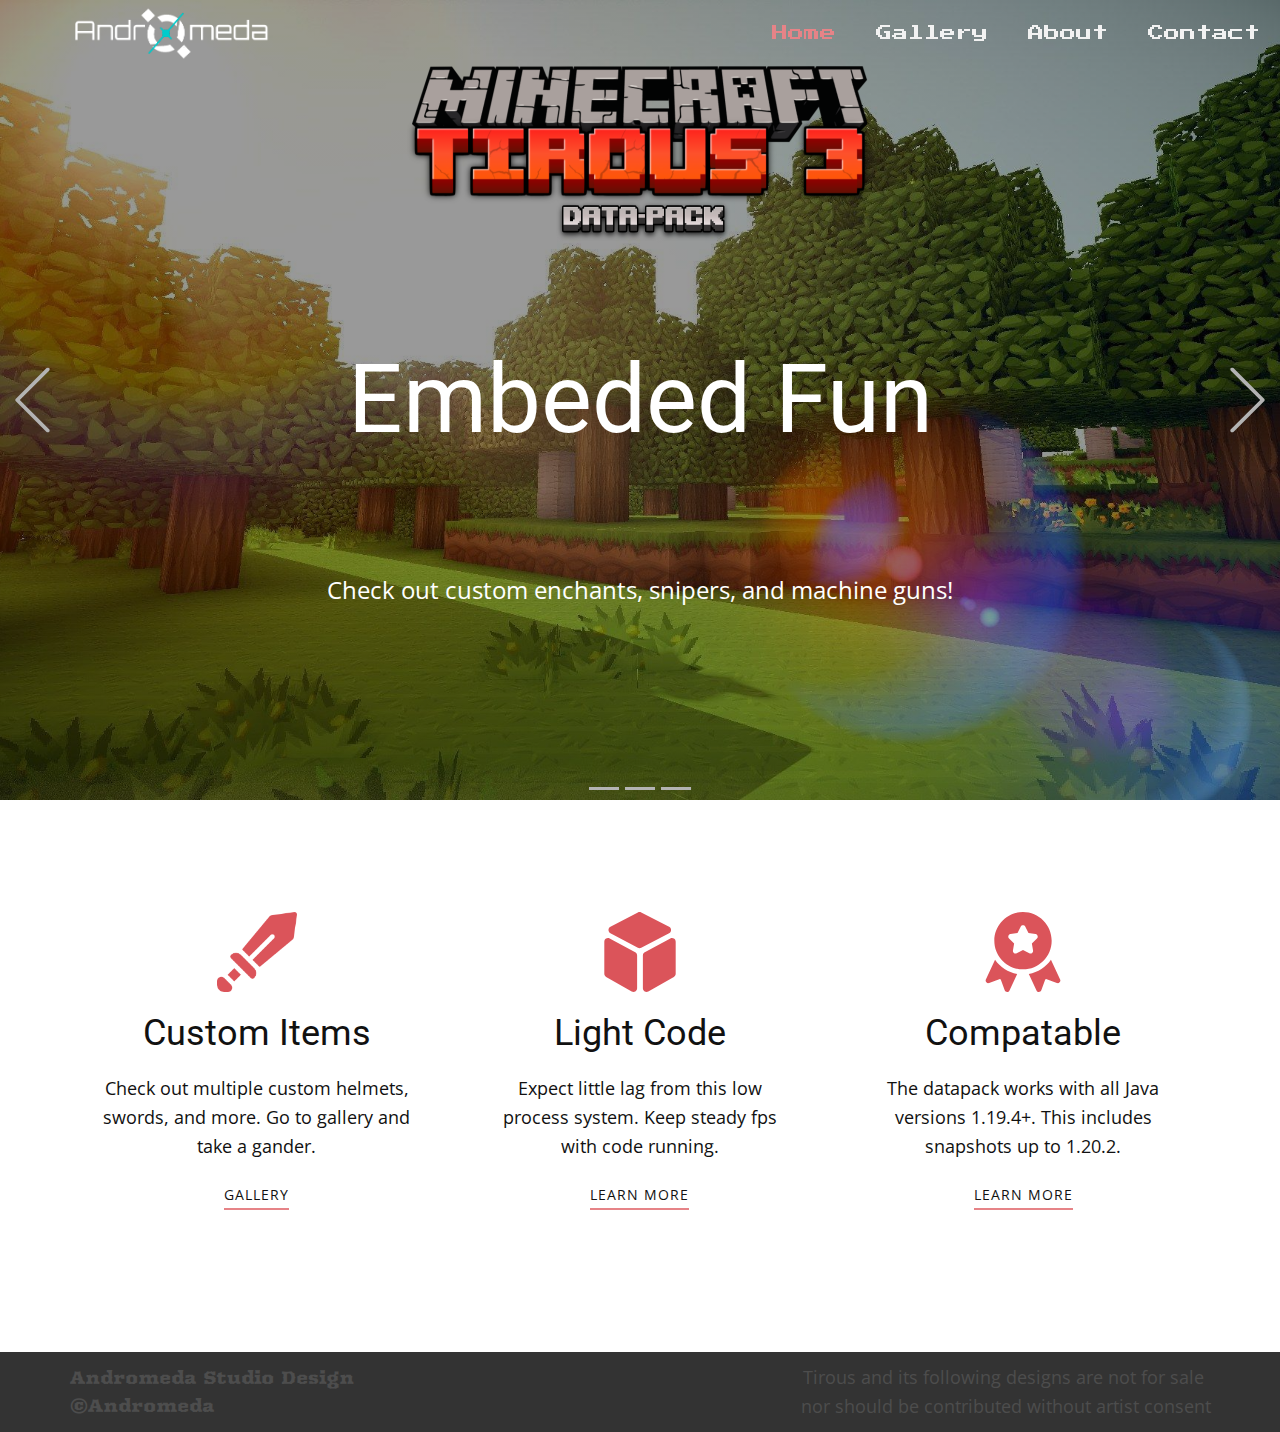
<file: Home.html>
<!DOCTYPE html>
<html style="font-size: 16px;" lang="en"><head>
    <meta name="viewport" content="width=device-width, initial-scale=1.0">
    <meta charset="utf-8">
    <meta name="keywords" content="Swords, Guns, and More, Tailored Models">
    <meta name="description" content="">
    <title>Home</title>
    <link rel="stylesheet" href="nicepage.css" media="screen">
<link rel="stylesheet" href="Home.css" media="screen">
    <script class="u-script" type="text/javascript" src="jquery.js" defer=""></script>
    <script class="u-script" type="text/javascript" src="nicepage.js" defer=""></script>
    <meta name="generator" content="Nicepage 6.0.3, nicepage.com">
    <link id="u-theme-google-font" rel="stylesheet" href="https://fonts.googleapis.com/css?family=Roboto:100,100i,300,300i,400,400i,500,500i,700,700i,900,900i|Open+Sans:300,300i,400,400i,500,500i,600,600i,700,700i,800,800i">
    <link id="u-page-google-font" rel="stylesheet" href="https://fonts.googleapis.com/css?family=Press+Start+2P:400|Arbutus:400">
    
    
    
    
    <script type="application/ld+json">{
		"@context": "http://schema.org",
		"@type": "Organization",
		"name": "Site1",
		"logo": "images/AndromedaStudios1.png"
}</script>
    <meta name="theme-color" content="#478ac9">
    <meta property="og:title" content="Home">
    <meta property="og:type" content="website">
  <meta data-intl-tel-input-cdn-path="intlTelInput/"></head>
  <body data-path-to-root="./" data-include-products="false" class="u-body u-overlap u-overlap-transparent u-xl-mode" data-lang="en"><header class="u-clearfix u-grey-90 u-header u-sticky u-sticky-436d u-header" id="sec-9b9b"><a href="Home.html" class="u-image u-logo u-image-1" title="Home" data-image-width="921" data-image-height="247">
        <img src="images/AndromedaStudios1.png" class="u-logo-image u-logo-image-1">
      </a><nav class="u-menu u-menu-one-level u-offcanvas u-menu-1">
        <div class="menu-collapse u-custom-font" style="font-size: 1rem; letter-spacing: 0px; font-family: &quot;Press Start 2P&quot;;">
          <a class="u-button-style u-custom-left-right-menu-spacing u-custom-padding-bottom u-custom-text-active-color u-custom-text-color u-custom-text-hover-color u-custom-top-bottom-menu-spacing u-nav-link u-text-active-palette-1-base u-text-hover-palette-2-base" href="#">
            <svg class="u-svg-link" viewBox="0 0 24 24"><use xmlns:xlink="http://www.w3.org/1999/xlink" xlink:href="#menu-hamburger"></use></svg>
            <svg class="u-svg-content" version="1.1" id="menu-hamburger" viewBox="0 0 16 16" x="0px" y="0px" xmlns:xlink="http://www.w3.org/1999/xlink" xmlns="http://www.w3.org/2000/svg"><g><rect y="1" width="16" height="2"></rect><rect y="7" width="16" height="2"></rect><rect y="13" width="16" height="2"></rect>
</g></svg>
          </a>
        </div>
        <div class="u-custom-menu u-nav-container">
          <ul class="u-custom-font u-nav u-unstyled u-nav-1"><li class="u-nav-item"><a class="u-button-style u-nav-link u-text-active-palette-2-light-1 u-text-grey-5 u-text-hover-palette-2-base" href="Home.html" style="padding: 10px 20px;">Home</a>
</li><li class="u-nav-item"><a class="u-button-style u-nav-link u-text-active-palette-2-light-1 u-text-grey-5 u-text-hover-palette-2-base" href="Gallery.html" style="padding: 10px 20px;">Gallery</a>
</li><li class="u-nav-item"><a class="u-button-style u-nav-link u-text-active-palette-2-light-1 u-text-grey-5 u-text-hover-palette-2-base" href="About.html" style="padding: 10px 20px;">About</a>
</li><li class="u-nav-item"><a class="u-button-style u-nav-link u-text-active-palette-2-light-1 u-text-grey-5 u-text-hover-palette-2-base" href="Contact.html" style="padding: 10px 20px;">Contact</a>
</li></ul>
        </div>
        <div class="u-custom-menu u-nav-container-collapse">
          <div class="u-black u-container-style u-inner-container-layout u-opacity u-opacity-95 u-sidenav">
            <div class="u-inner-container-layout u-sidenav-overflow">
              <div class="u-menu-close"></div>
              <ul class="u-align-center u-nav u-popupmenu-items u-unstyled u-nav-2"><li class="u-nav-item"><a class="u-button-style u-nav-link" href="Home.html">Home</a>
</li><li class="u-nav-item"><a class="u-button-style u-nav-link" href="Gallery.html">Gallery</a>
</li><li class="u-nav-item"><a class="u-button-style u-nav-link" href="About.html">About</a>
</li><li class="u-nav-item"><a class="u-button-style u-nav-link" href="Contact.html">Contact</a>
</li></ul>
            </div>
          </div>
          <div class="u-black u-menu-overlay u-opacity u-opacity-70"></div>
        </div>
      </nav></header>
    <section class="u-carousel u-slide u-block-2276-1" id="carousel-7c8d" data-interval="5000" data-u-ride="carousel">
      <ol class="u-absolute-hcenter u-carousel-indicators u-block-2276-2">
        <li data-u-target="#carousel-7c8d" class="u-active u-grey-30" data-u-slide-to="0"></li>
        <li data-u-target="#carousel-7c8d" class="u-grey-30" data-u-slide-to="1"></li>
        <li data-u-target="#carousel-7c8d" class="u-grey-30" data-u-slide-to="2"></li>
      </ol>
      <div class="u-carousel-inner" role="listbox">
        <div class="skrollable u-active u-align-center u-carousel-item u-clearfix u-image u-shading u-section-1-1" src="" data-image-width="1920" data-image-height="1080">
          <div class="u-clearfix u-sheet u-sheet-1">
            <img class="u-image u-image-contain u-image-default u-image-1" src="images/logo.png" alt="" data-image-width="1024" data-image-height="600" data-animation-name="customAnimationIn" data-animation-duration="1000">
            <h1 class="u-text u-text-default u-title u-text-1">Embeded Fun</h1>
            <p class="u-large-text u-text u-text-variant u-text-2">Check out custom enchants, snipers, and machine guns!</p>
          </div>
        </div>
        <div class="u-align-center u-carousel-item u-clearfix u-image u-shading u-section-1-2" src="" data-image-width="1920" data-image-height="1080">
          <div class="u-clearfix u-sheet u-valign-top u-sheet-1">
            <img class="u-image u-image-contain u-image-default u-image-1" src="images/logo2.png" alt="" data-image-width="1024" data-image-height="600" data-animation-name="customAnimationIn" data-animation-duration="1000">
            <h1 class="u-text u-text-default u-title u-text-1">Tailored Models</h1>
            <p class="u-large-text u-text u-text-variant u-text-2">From Chicken Masks to custom Elytra. Visit the gallery to see more.</p>
          </div>
        </div>
        <div class="u-align-center u-carousel-item u-clearfix u-image u-shading u-section-1-3" src="" data-image-width="1920" data-image-height="1080">
          <div class="u-clearfix u-sheet u-sheet-1">
            <img class="u-image u-image-contain u-image-default u-image-1" src="images/logo3.png" alt="" data-image-width="1024" data-image-height="600" data-animation-name="customAnimationIn" data-animation-duration="1000">
            <h1 class="u-text u-text-default u-title u-text-1">The Pack of Past</h1>
            <p class="u-large-text u-text u-text-variant u-text-2">This pack contains the origional designs behind the Tirous 3 Resource Packs!</p>
          </div>
        </div>
      </div>
      <a class="u-absolute-vcenter u-carousel-control u-carousel-control-prev u-text-grey-30 u-block-2276-3" href="#carousel-7c8d" role="button" data-u-slide="prev">
        <span aria-hidden="true">
          <svg class="u-svg-link" viewBox="0 0 477.175 477.175"><path d="M145.188,238.575l215.5-215.5c5.3-5.3,5.3-13.8,0-19.1s-13.8-5.3-19.1,0l-225.1,225.1c-5.3,5.3-5.3,13.8,0,19.1l225.1,225
                    c2.6,2.6,6.1,4,9.5,4s6.9-1.3,9.5-4c5.3-5.3,5.3-13.8,0-19.1L145.188,238.575z"></path></svg>
        </span>
        <span class="sr-only">Previous</span>
      </a>
      <a class="u-absolute-vcenter u-carousel-control u-carousel-control-next u-text-grey-30 u-block-2276-4" href="#carousel-7c8d" role="button" data-u-slide="next">
        <span aria-hidden="true">
          <svg class="u-svg-link" viewBox="0 0 477.175 477.175"><path d="M360.731,229.075l-225.1-225.1c-5.3-5.3-13.8-5.3-19.1,0s-5.3,13.8,0,19.1l215.5,215.5l-215.5,215.5
                    c-5.3,5.3-5.3,13.8,0,19.1c2.6,2.6,6.1,4,9.5,4c3.4,0,6.9-1.3,9.5-4l225.1-225.1C365.931,242.875,365.931,234.275,360.731,229.075z"></path></svg>
        </span>
        <span class="sr-only">Next</span>
      </a>
    </section>
    <section class="u-align-center u-clearfix u-section-2" id="sec-a2b3">
      <div class="u-align-left u-clearfix u-sheet u-valign-middle u-sheet-1">
        <div class="u-expanded-width u-list u-list-1">
          <div class="u-repeater u-repeater-1">
            <div class="u-container-style u-list-item u-repeater-item">
              <div class="u-container-layout u-similar-container u-valign-top u-container-layout-1"><span class="u-file-icon u-icon u-icon-circle u-text-palette-2-base u-icon-1"><img src="images/842082-f2fed586.png" alt=""></span>
                <h3 class="u-align-center u-text u-text-default u-text-1">Custom Items</h3>
                <p class="u-align-center u-text u-text-2">Check out multiple custom helmets, swords, and more. Go to gallery and take a gander.</p>
                <a href="Gallery.html" class="u-active-none u-border-2 u-border-no-left u-border-no-right u-border-no-top u-border-palette-2-light-1 u-btn u-button-style u-hover-none u-none u-text-body-color u-btn-1">Gallery</a>
              </div>
            </div>
            <div class="u-align-center u-container-style u-list-item u-repeater-item">
              <div class="u-container-layout u-similar-container u-valign-top u-container-layout-2"><span class="u-icon u-icon-circle u-icon-2"><svg class="u-svg-link" preserveAspectRatio="xMidYMin slice" viewBox="0 0 511.846 511.846" style=""><use xmlns:xlink="http://www.w3.org/1999/xlink" xlink:href="#svg-2bb9"></use></svg><svg class="u-svg-content" viewBox="0 0 511.846 511.846" id="svg-2bb9"><g><path d="m225.336 258.021-163.44-88.824c-7.27-3.949-15.855-3.786-22.969.443-7.114 4.228-11.359 11.693-11.359 19.969v206.052c0 8.337 4.502 16.076 11.75 20.197l163.443 92.917c3.603 2.048 7.543 3.071 11.484 3.071 4.016 0 8.031-1.063 11.682-3.188 7.231-4.207 11.548-11.714 11.548-20.081v-210.143c0-8.521-4.65-16.343-12.139-20.413z"></path><path d="m454.621 115.6c-.011-8.7-4.817-16.591-12.54-20.594l-178.226-92.399c-6.748-3.5-14.791-3.474-21.514.065l-175.605 92.399c-7.646 4.025-12.402 11.892-12.413 20.533-.01 8.639 4.727 16.517 12.362 20.559l175.606 92.976c3.4 1.799 7.133 2.699 10.868 2.699 3.689 0 7.379-.878 10.745-2.635l178.23-92.974c7.714-4.024 12.499-11.929 12.487-20.629z"></path><path d="m472.919 169.64c-7.11-4.229-15.699-4.396-22.966-.444l-163.445 88.825c-7.487 4.07-12.137 11.891-12.137 20.412v210.143c0 8.367 4.317 15.874 11.548 20.081 3.651 2.125 7.665 3.187 11.682 3.187 3.94 0 7.882-1.023 11.484-3.07l163.444-92.917c7.248-4.121 11.749-11.86 11.749-20.197v-206.051c0-8.276-4.245-15.741-11.359-19.969z"></path>
</g></svg>
            
            
          </span>
                <h3 class="u-align-center u-text u-text-default u-text-3">Light Code</h3>
                <p class="u-align-center u-text u-text-4">Expect little lag from this low process system. Keep steady fps with code running.</p>
                <a href="About.html#sec-84e2" class="u-active-none u-border-2 u-border-no-left u-border-no-right u-border-no-top u-border-palette-2-light-1 u-btn u-button-style u-hover-none u-none u-text-body-color u-btn-2">Learn More</a>
              </div>
            </div>
            <div class="u-container-style u-list-item u-repeater-item">
              <div class="u-container-layout u-similar-container u-valign-top u-container-layout-3"><span class="u-icon u-icon-circle u-icon-3"><svg class="u-svg-link" preserveAspectRatio="xMidYMin slice" viewBox="0 0 512 512" style=""><use xmlns:xlink="http://www.w3.org/1999/xlink" xlink:href="#svg-a5cb"></use></svg><svg class="u-svg-content" viewBox="0 0 512 512" x="0px" y="0px" id="svg-a5cb" style="enable-background:new 0 0 512 512;"><g><g><path d="M493.563,431.87l-58.716-125.913c-32.421,47.207-83.042,80.822-141.639,91.015l49.152,105.401    c6.284,13.487,25.732,12.587,30.793-1.341l25.193-69.204l5.192-2.421l69.205,25.193    C486.63,459.696,499.839,445.304,493.563,431.87z"></path>
</g>
</g><g><g><path d="M256.001,0C154.815,0,72.485,82.325,72.485,183.516s82.331,183.516,183.516,183.516    c101.186,0,183.516-82.325,183.516-183.516S357.188,0,256.001,0z M345.295,170.032l-32.541,31.722l7.69,44.804    c2.351,13.679-12.062,23.956-24.211,17.585l-40.231-21.148l-40.231,21.147c-12.219,6.416-26.549-3.982-24.211-17.585l7.69-44.804    l-32.541-31.722c-9.89-9.642-4.401-26.473,9.245-28.456l44.977-6.533l20.116-40.753c6.087-12.376,23.819-12.387,29.913,0    l20.116,40.753l44.977,6.533C349.697,143.557,355.185,160.389,345.295,170.032z"></path>
</g>
</g><g><g><path d="M77.156,305.957L18.44,431.87c-6.305,13.497,7.023,27.81,20.821,22.727l69.204-25.193l5.192,2.421l25.193,69.205    c5.051,13.899,24.496,14.857,30.793,1.342l49.152-105.401C160.198,386.779,109.578,353.165,77.156,305.957z"></path>
</g>
</g></svg>
            
            
          </span>
                <h3 class="u-align-center u-text u-text-default u-text-5">Compatable</h3>
                <p class="u-align-center u-text u-text-6">The datapack works with all Java versions 1.19.4+. This includes snapshots up to 1.20.2.</p>
                <a href="About.html#sec-84e2" class="u-active-none u-border-2 u-border-no-left u-border-no-right u-border-no-top u-border-palette-2-light-1 u-btn u-button-style u-hover-none u-none u-text-body-color u-btn-3">learn more</a>
              </div>
            </div>
          </div>
        </div>
      </div>
    </section>
    
    
    
    <footer class="u-align-center u-clearfix u-footer u-grey-80 u-footer" id="sec-244f"><div class="u-clearfix u-sheet u-sheet-1">
        <p class="u-align-center u-text u-text-default u-text-grey-70 u-text-1">Tirous and its following designs are not for sale&nbsp;<br>nor should be contributed without artist consent
        </p>
        <p class="u-align-left u-custom-font u-text u-text-default u-text-grey-70 u-text-2">Andromeda Studio Design<br>©Andromeda
        </p>
      </div></footer>
  
</body></html>
</file>
